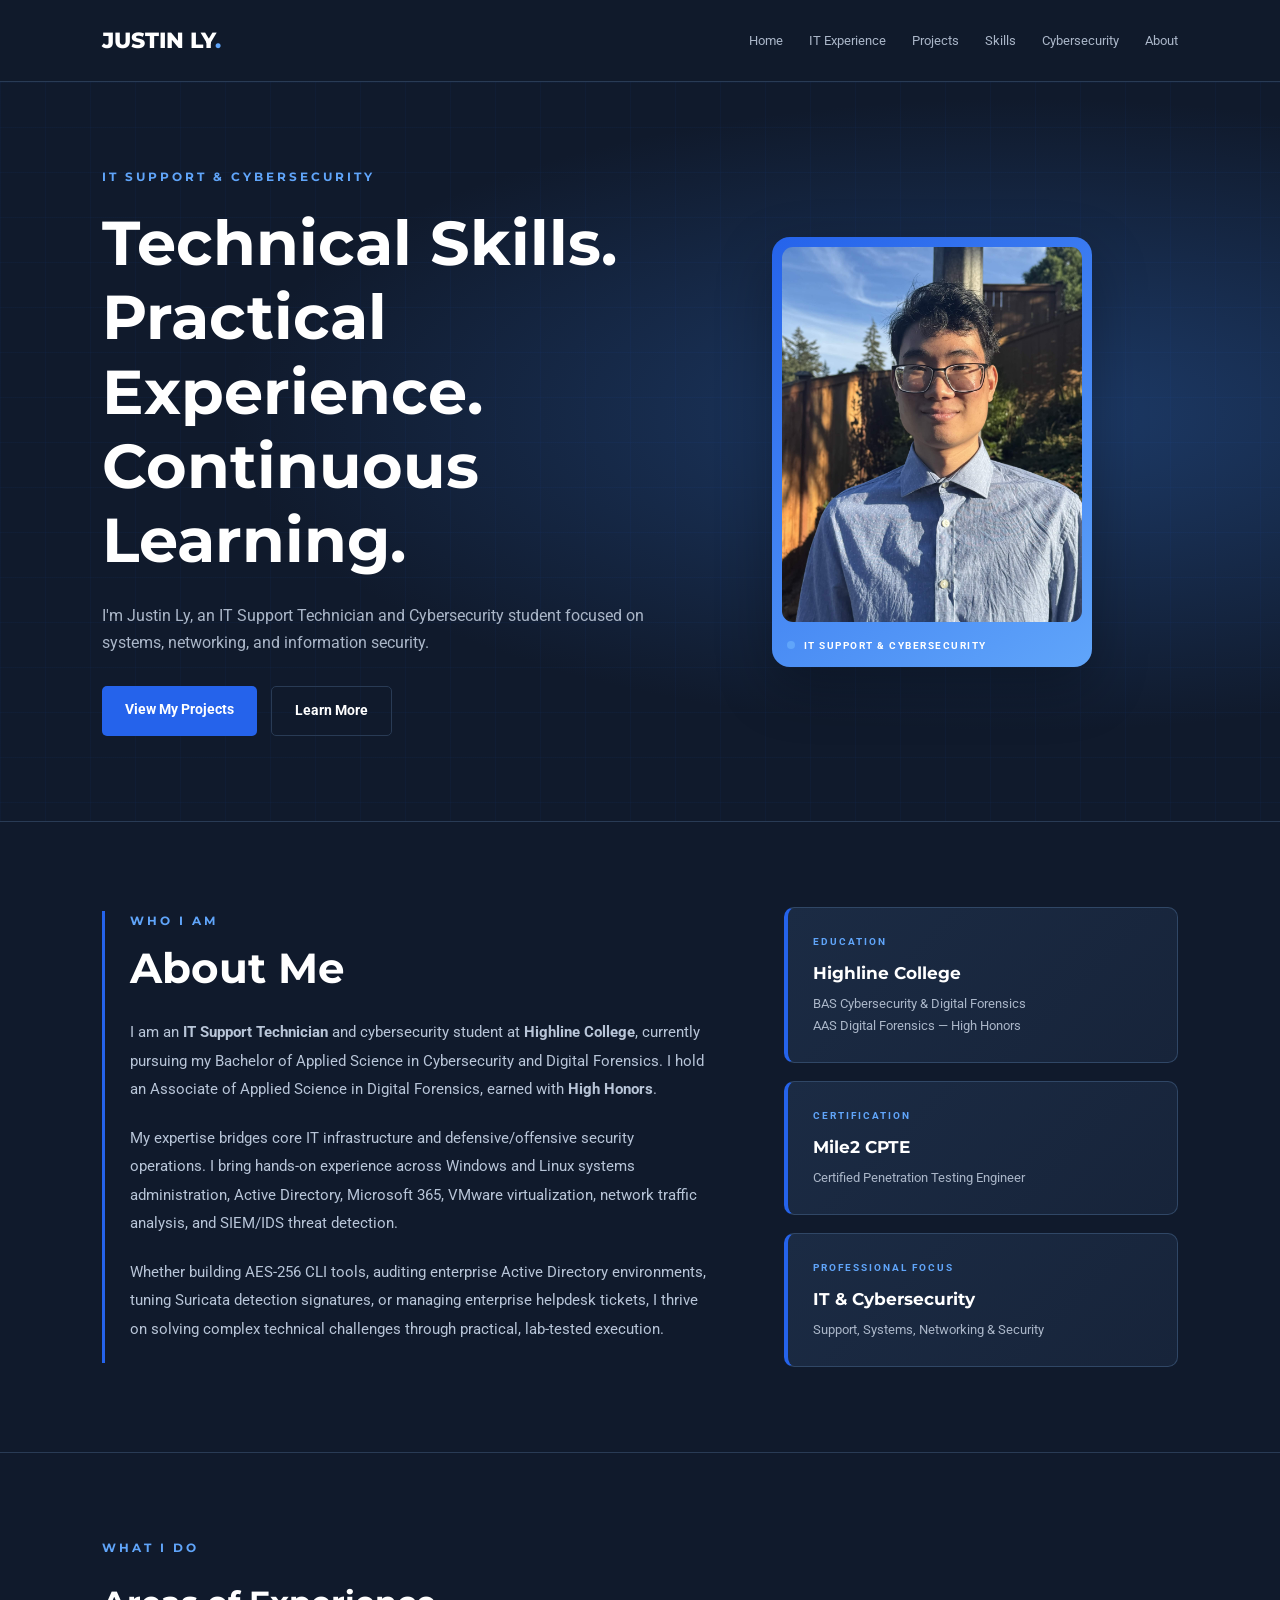
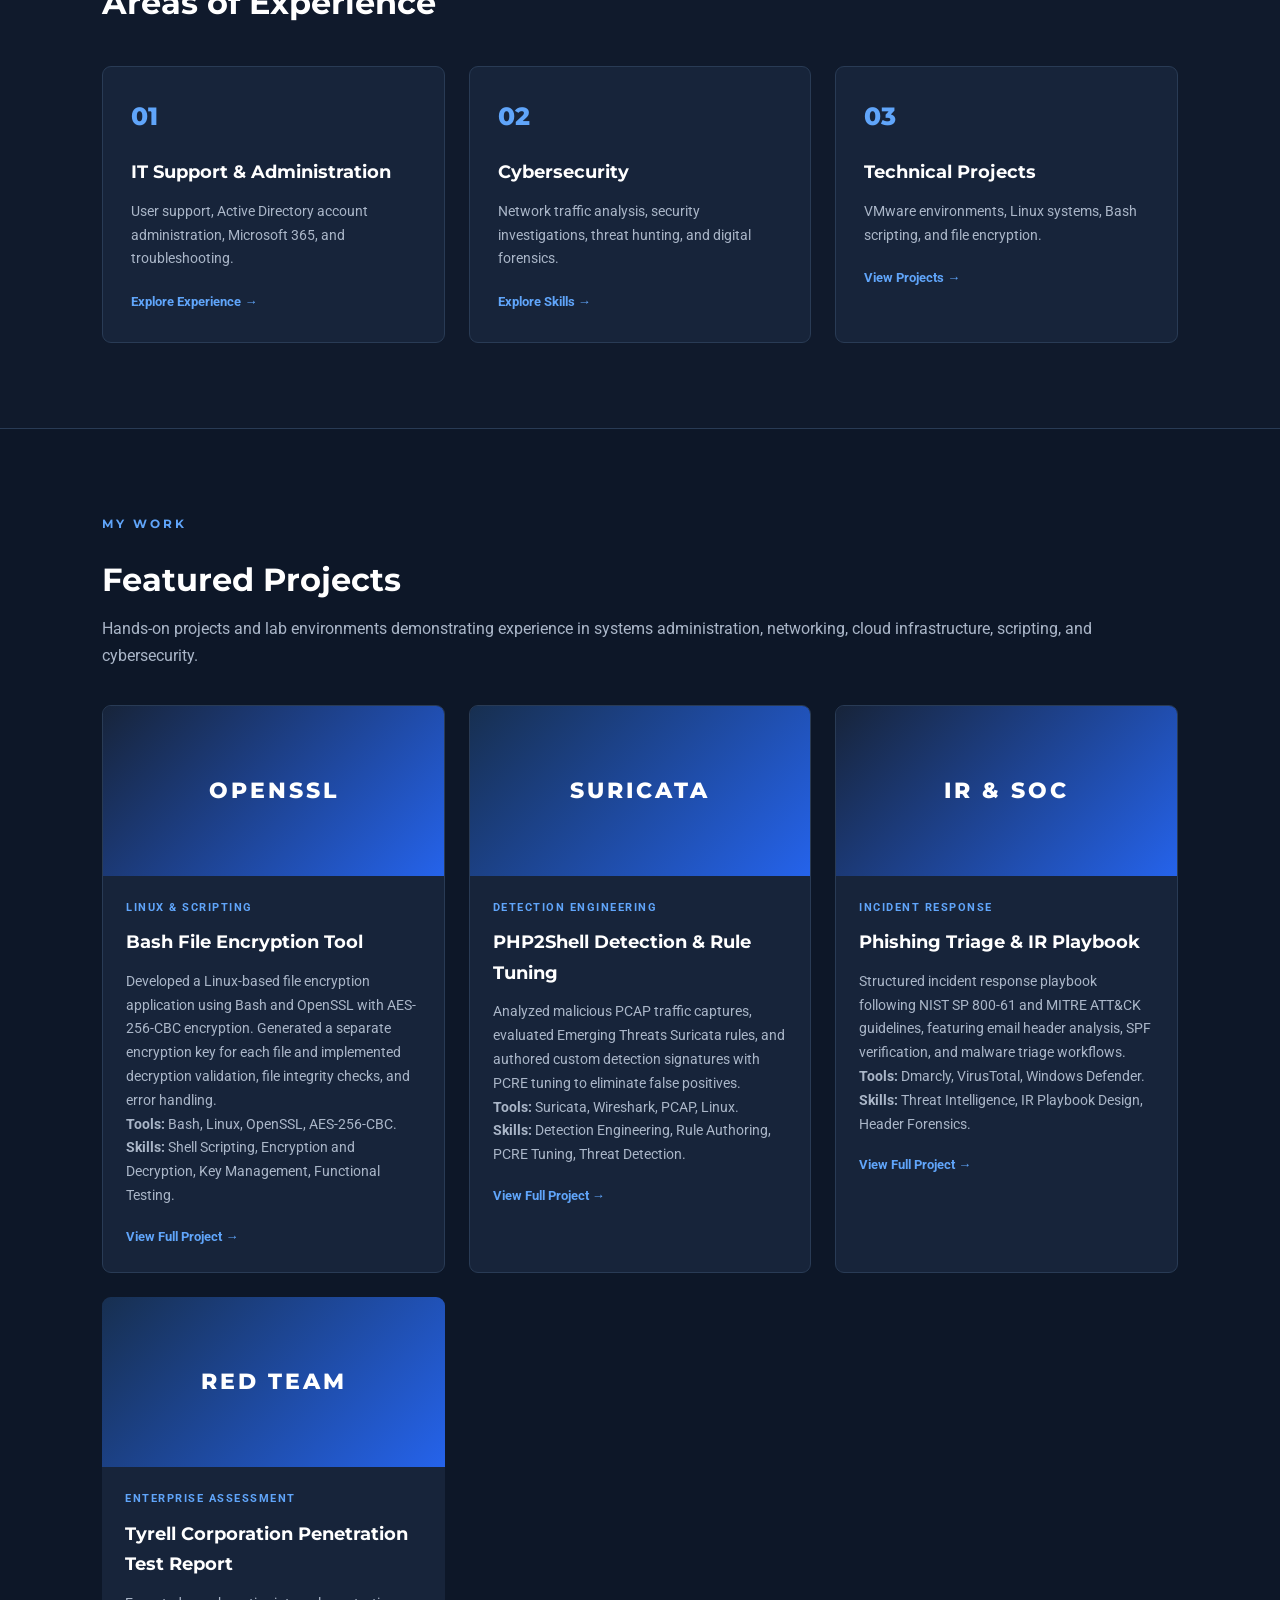
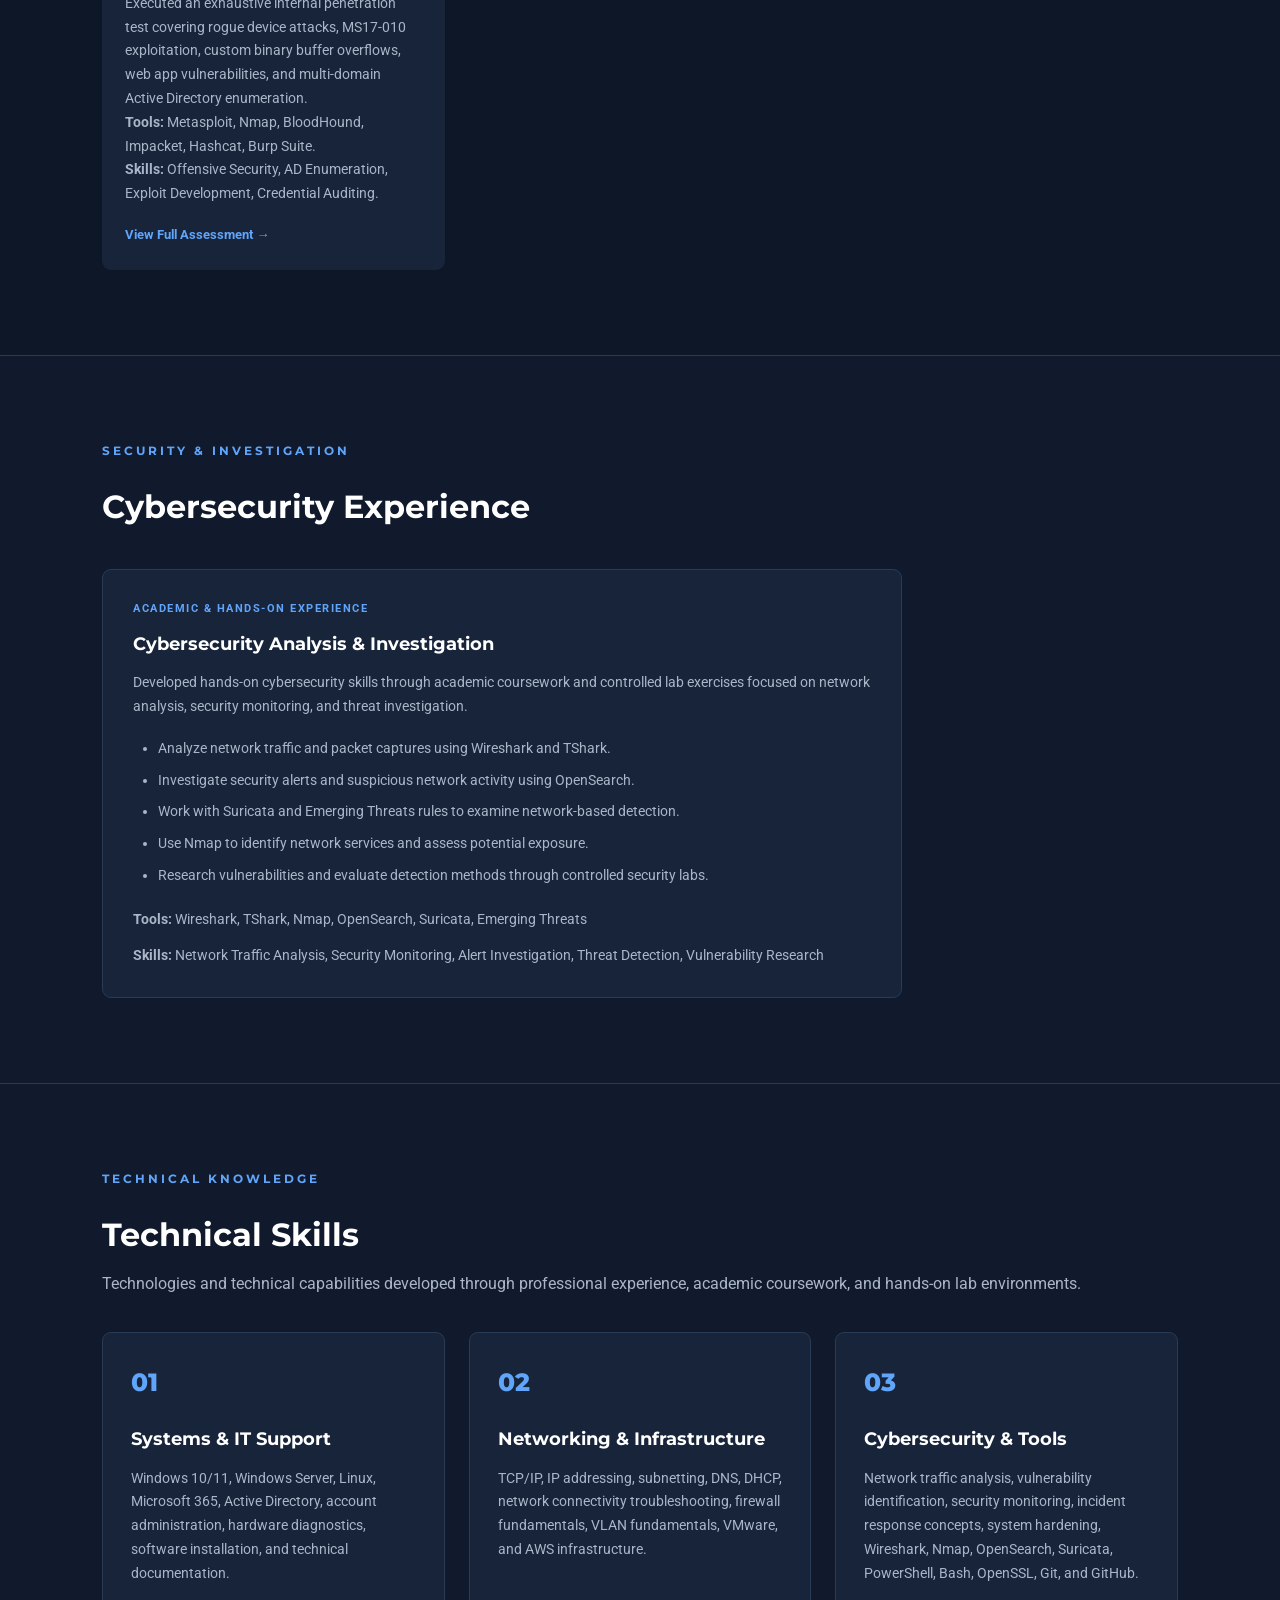
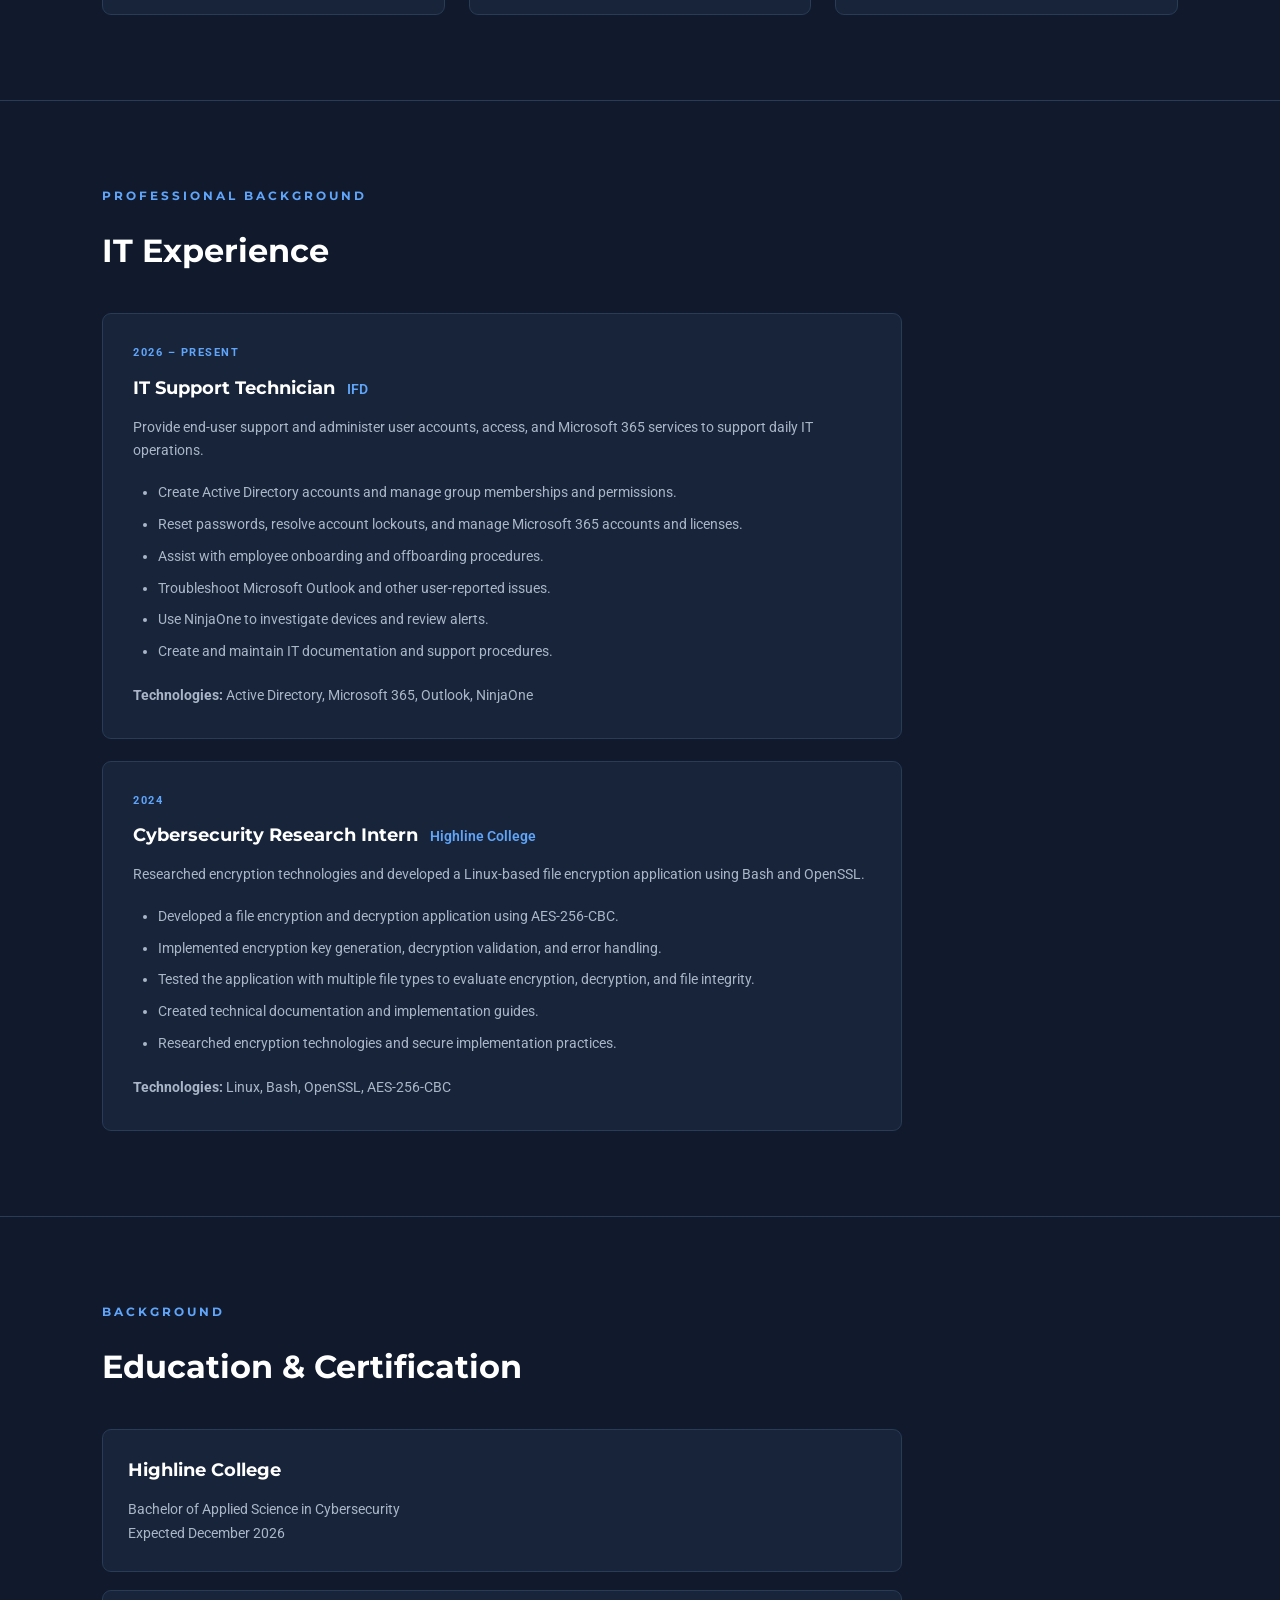
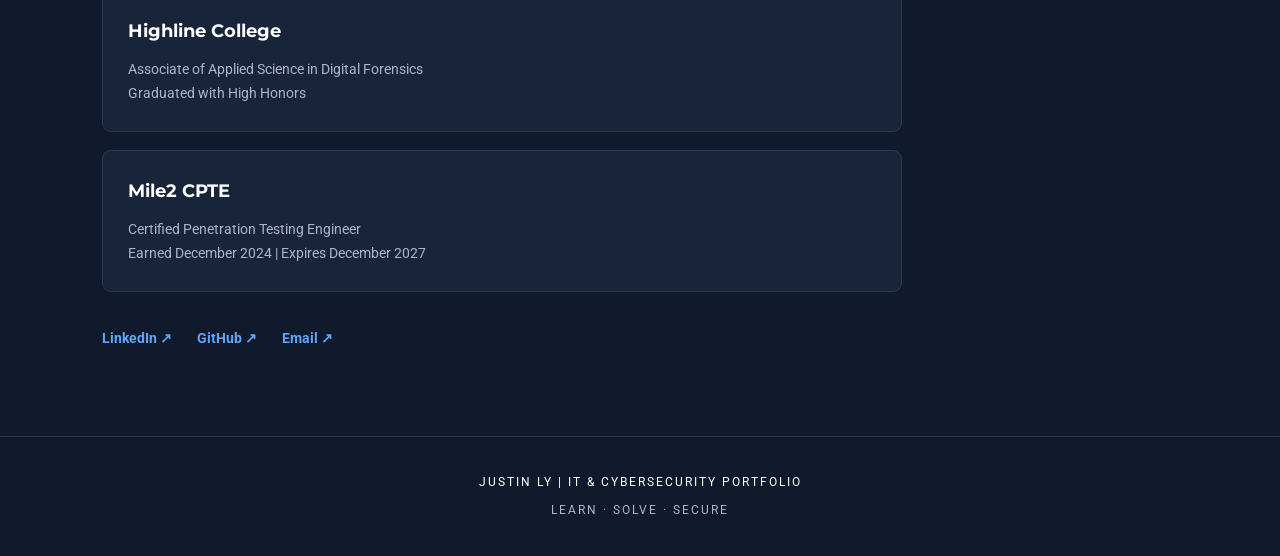
<file: index.html>
<!DOCTYPE html>
<html lang="en">
<head>
    <meta charset="UTF-8">
    <meta name="viewport" content="width=device-width, initial-scale=1.0">
    <title>Justin Ly | IT & Cybersecurity Portfolio</title>
    <link rel="stylesheet" href="style.css">
</head>

<body>

<header class="navbar">
    <a href="#home" class="logo">JUSTIN LY<span>.</span></a>

    <nav class="nav-links" aria-label="Main Navigation">
        <a href="#home">Home</a>
        <a href="#experience">IT Experience</a>
        <a href="#projects">Projects</a>
        <a href="#skills">Skills</a>
        <a href="#cybersecurity">Cybersecurity</a>
        <a href="#about">About</a>
    </nav>
</header>

<main>

<!-- HERO -->
<section class="hero" id="home">
    <div class="hero-content">
        <p class="eyebrow">IT SUPPORT & CYBERSECURITY</p>

        <h1>
            Technical Skills.<br>
            Practical Experience.<br>
            Continuous Learning.
        </h1>

        <p class="hero-description">
            I'm Justin Ly, an IT Support Technician and Cybersecurity
            student focused on systems, networking, and information security.
        </p>

        <div class="hero-buttons">
            <a href="#projects" class="button">View My Projects</a>
            <a href="#about" class="button secondary">Learn More</a>
        </div>
    </div>

    <div class="hero-side">
        <!-- PROFILE PHOTO -->
        <div class="hero-profile">
            <img src="images/Profile.jpg" alt="Portrait of Justin Ly">

            <div class="profile-caption">
                <span class="profile-status"></span>
                IT SUPPORT & CYBERSECURITY
            </div>
        </div>
    </div>
</section>

<!-- ABOUT SECTION -->
<section id="about" class="about-section">
    <div class="about-layout">
        <div class="about-description">
            <p class="eyebrow">WHO I AM</p>
            <h2>About Me</h2>
            
            <p>
                I am an <strong>IT Support Technician</strong> and cybersecurity student at <strong>Highline College</strong>, currently pursuing my Bachelor of Applied Science in Cybersecurity and Digital Forensics. I hold an Associate of Applied Science in Digital Forensics, earned with <strong>High Honors</strong>.
            </p>

            <p>
                My expertise bridges core IT infrastructure and defensive/offensive security operations. I bring hands-on experience across Windows and Linux systems administration, Active Directory, Microsoft 365, VMware virtualization, network traffic analysis, and SIEM/IDS threat detection.
            </p>

            <p>
                Whether building AES-256 CLI tools, auditing enterprise Active Directory environments, tuning Suricata detection signatures, or managing enterprise helpdesk tickets, I thrive on solving complex technical challenges through practical, lab-tested execution.
            </p>
        </div>

        <div class="about-details">
            <div class="detail-card">
                <span class="detail-label">EDUCATION</span>
                <h3>Highline College</h3>
                <p>BAS Cybersecurity & Digital Forensics</p>
                <p>AAS Digital Forensics — High Honors</p>
            </div>

            <div class="detail-card">
                <span class="detail-label">CERTIFICATION</span>
                <h3>Mile2 CPTE</h3>
                <p>Certified Penetration Testing Engineer</p>
            </div>

            <div class="detail-card">
                <span class="detail-label">PROFESSIONAL FOCUS</span>
                <h3>IT & Cybersecurity</h3>
                <p>Support, Systems, Networking & Security</p>
            </div>
        </div>
    </div>
</section>

<!-- HIGHLIGHTS -->
<section class="highlights section">
    <div class="section-heading">
        <p class="eyebrow">WHAT I DO</p>
        <h2>Areas of Experience</h2>
    </div>

    <div class="card-grid">
        <article class="info-card">
            <div class="card-icon">01</div>
            <h3>IT Support & Administration</h3>
            <p>
                User support, Active Directory account
                administration, Microsoft 365, and
                troubleshooting.
            </p>
            <a href="#experience">Explore Experience →</a>
        </article>

        <article class="info-card">
            <div class="card-icon">02</div>
            <h3>Cybersecurity</h3>
            <p>
                Network traffic analysis, security
                investigations, threat hunting, and
                digital forensics.
            </p>
            <a href="#cybersecurity">Explore Skills →</a>
        </article>

        <article class="info-card">
            <div class="card-icon">03</div>
            <h3>Technical Projects</h3>
            <p>
                VMware environments, Linux systems,
                Bash scripting, and file encryption.
            </p>
            <a href="#projects">View Projects →</a>
        </article>
    </div>
</section>

<!-- FEATURED PROJECTS -->
<section id="projects" class="projects-section">
    <div class="section-heading">
        <p class="eyebrow">MY WORK</p>
        <h2>Featured Projects</h2>
        <p class="section-description">
            Hands-on projects and lab environments demonstrating
            experience in systems administration, networking,
            cloud infrastructure, scripting, and cybersecurity.
        </p>
    </div>

    <div class="card-grid">

        <!-- PROJECT 1 -->
        <article class="project-card">
            <div class="project-visual visual-two">OPENSSL</div>
            <div class="project-content">
                <p class="project-category">LINUX & SCRIPTING</p>
                <h3>Bash File Encryption Tool</h3>
                <p>
                    Developed a Linux-based file encryption
                    application using Bash and OpenSSL with
                    AES-256-CBC encryption. Generated a separate
                    encryption key for each file and implemented
                    decryption validation, file integrity checks,
                    and error handling.
                </p>
                <p><strong>Tools:</strong> Bash, Linux, OpenSSL, AES-256-CBC.</p>
                <p><strong>Skills:</strong> Shell Scripting, Encryption and Decryption, Key Management, Functional Testing.</p>
                
                <a href="encryption-tool.html" class="project-link">View Full Project →</a>
            </div>
        </article>

        <!-- PROJECT 2 -->
        <article class="project-card">
            <div class="project-visual visual-one">SURICATA</div>
            <div class="project-content">
                <p class="project-category">DETECTION ENGINEERING</p>
                <h3>PHP2Shell Detection & Rule Tuning</h3>
                <p>
                    Analyzed malicious PCAP traffic captures, evaluated Emerging Threats Suricata rules, and authored custom detection signatures with PCRE tuning to eliminate false positives.
                </p>
                <p><strong>Tools:</strong> Suricata, Wireshark, PCAP, Linux.</p>
                <p><strong>Skills:</strong> Detection Engineering, Rule Authoring, PCRE Tuning, Threat Detection.</p>
                
                <a href="php2shell-detection-lab.html" class="project-link">View Full Project →</a>
            </div>
        </article>

        <!-- PROJECT 3 -->
        <article class="project-card">
            <div class="project-visual visual-two">IR & SOC</div>
            <div class="project-content">
                <p class="project-category">INCIDENT RESPONSE</p>
                <h3>Phishing Triage & IR Playbook</h3>
                <p>
                    Structured incident response playbook following NIST SP 800-61 and MITRE ATT&CK guidelines, featuring email header analysis, SPF verification, and malware triage workflows.
                </p>
                <p><strong>Tools:</strong> Dmarcly, VirusTotal, Windows Defender.</p>
                <p><strong>Skills:</strong> Threat Intelligence, IR Playbook Design, Header Forensics.</p>
                
                <a href="phishing-incident-response.html" class="project-link">View Full Project →</a>
            </div>
        </article>

        <!-- PROJECT 4 -->
        <article class="project-card" style="border: 2px solid var(--primary);">
            <div class="project-visual visual-one">RED TEAM</div>
            <div class="project-content">
                <p class="project-category">ENTERPRISE ASSESSMENT</p>
                <h3>Tyrell Corporation Penetration Test Report</h3>
                <p>
                    Executed an exhaustive internal penetration test covering rogue device attacks, MS17-010 exploitation, custom binary buffer overflows, web app vulnerabilities, and multi-domain Active Directory enumeration.
                </p>
                <p><strong>Tools:</strong> Metasploit, Nmap, BloodHound, Impacket, Hashcat, Burp Suite.</p>
                <p><strong>Skills:</strong> Offensive Security, AD Enumeration, Exploit Development, Credential Auditing.</p>
                
                <a href="tyrell-pentest-report.html" class="project-link">View Full Assessment →</a>
            </div>
        </article>

    </div>
</section>

<!-- CYBERSECURITY -->
<section id="cybersecurity" class="cyber-section">
    <div class="section-heading">
        <p class="eyebrow">SECURITY & INVESTIGATION</p>
        <h2>Cybersecurity Experience</h2>
    </div>

    <div class="experience-card">
        <p class="project-category">ACADEMIC & HANDS-ON EXPERIENCE</p>
        <h3>Cybersecurity Analysis & Investigation</h3>

        <p class="experience-summary">
            Developed hands-on cybersecurity skills through academic
            coursework and controlled lab exercises focused on network
            analysis, security monitoring, and threat investigation.
        </p>

        <ul class="experience-list">
            <li>Analyze network traffic and packet captures using Wireshark and TShark.</li>
            <li>Investigate security alerts and suspicious network activity using OpenSearch.</li>
            <li>Work with Suricata and Emerging Threats rules to examine network-based detection.</li>
            <li>Use Nmap to identify network services and assess potential exposure.</li>
            <li>Research vulnerabilities and evaluate detection methods through controlled security labs.</li>
        </ul>

        <p class="project-tools">
            <strong>Tools:</strong> Wireshark, TShark, Nmap, OpenSearch,
            Suricata, Emerging Threats
        </p>

        <p class="project-tools">
            <strong>Skills:</strong> Network Traffic Analysis, Security
            Monitoring, Alert Investigation, Threat Detection,
            Vulnerability Research
        </p>
    </div>
</section>

<!-- TECHNICAL SKILLS -->
<section id="skills" class="highlights">
    <div class="section-heading">
        <p class="eyebrow">TECHNICAL KNOWLEDGE</p>
        <h2>Technical Skills</h2>
        <p class="section-description">
            Technologies and technical capabilities developed
            through professional experience, academic coursework,
            and hands-on lab environments.
        </p>
    </div>

    <div class="card-grid">
        <article class="info-card">
            <div class="card-icon">01</div>
            <h3>Systems & IT Support</h3>
            <p>
                Windows 10/11, Windows Server, Linux,
                Microsoft 365, Active Directory, account
                administration, hardware diagnostics,
                software installation, and technical
                documentation.
            </p>
        </article>

        <article class="info-card">
            <div class="card-icon">02</div>
            <h3>Networking & Infrastructure</h3>
            <p>
                TCP/IP, IP addressing, subnetting, DNS,
                DHCP, network connectivity troubleshooting,
                firewall fundamentals, VLAN fundamentals,
                VMware, and AWS infrastructure.
            </p>
        </article>

        <article class="info-card">
            <div class="card-icon">03</div>
            <h3>Cybersecurity & Tools</h3>
            <p>
                Network traffic analysis, vulnerability
                identification, security monitoring,
                incident response concepts, system hardening,
                Wireshark, Nmap, OpenSearch, Suricata,
                PowerShell, Bash, OpenSSL, Git, and GitHub.
            </p>
        </article>
    </div>
</section>

<!-- IT EXPERIENCE -->
<section id="experience" class="experience-section">
    <div class="section-heading">
        <p class="eyebrow">PROFESSIONAL BACKGROUND</p>
        <h2>IT Experience</h2>
    </div>

    <!-- IFD -->
    <div class="experience-card">
        <p class="project-category">2026 – PRESENT</p>

        <div class="experience-heading">
            <h3>IT Support Technician</h3>
            <span class="company">IFD</span>
        </div>

        <p class="experience-summary">
            Provide end-user support and administer user accounts,
            access, and Microsoft 365 services to support daily IT operations.
        </p>

        <ul class="experience-list">
            <li>Create Active Directory accounts and manage group memberships and permissions.</li>
            <li>Reset passwords, resolve account lockouts, and manage Microsoft 365 accounts and licenses.</li>
            <li>Assist with employee onboarding and offboarding procedures.</li>
            <li>Troubleshoot Microsoft Outlook and other user-reported issues.</li>
            <li>Use NinjaOne to investigate devices and review alerts.</li>
            <li>Create and maintain IT documentation and support procedures.</li>
        </ul>

        <p class="project-tools">
            <strong>Technologies:</strong> Active Directory, Microsoft 365,
            Outlook, NinjaOne
        </p>
    </div>

    <!-- CYBERSECURITY RESEARCH INTERNSHIP -->
    <div class="experience-card">
        <p class="project-category">2024</p>

        <div class="experience-heading">
            <h3>Cybersecurity Research Intern</h3>
            <span class="company">Highline College</span>
        </div>

        <p class="experience-summary">
            Researched encryption technologies and developed a
            Linux-based file encryption application using Bash and OpenSSL.
        </p>

        <ul class="experience-list">
            <li>Developed a file encryption and decryption application using AES-256-CBC.</li>
            <li>Implemented encryption key generation, decryption validation, and error handling.</li>
            <li>Tested the application with multiple file types to evaluate encryption, decryption, and file integrity.</li>
            <li>Created technical documentation and implementation guides.</li>
            <li>Researched encryption technologies and secure implementation practices.</li>
        </ul>

        <p class="project-tools">
            <strong>Technologies:</strong> Linux, Bash, OpenSSL, AES-256-CBC
        </p>
    </div>
</section>

<!-- BACKGROUND / EDUCATION & CERTIFICATIONS -->
<section class="about-section">
    <div class="section-heading">
        <p class="eyebrow">BACKGROUND</p>
        <h2>Education & Certification</h2>
    </div>

    <div class="education-card">
        <h3>Highline College</h3>
        <p>Bachelor of Applied Science in Cybersecurity</p>
        <p class="muted">Expected December 2026</p>
    </div>

    <div class="education-card">
        <h3>Highline College</h3>
        <p>Associate of Applied Science in Digital Forensics</p>
        <p class="muted">Graduated with High Honors</p>
    </div>

    <div class="education-card">
        <h3>Mile2 CPTE</h3>
        <p>Certified Penetration Testing Engineer</p>
        <p class="muted">Earned December 2024 | Expires December 2027</p>
    </div>

    <div class="contact-links">
        <a href="https://www.linkedin.com/in/justinly293" target="_blank" rel="noopener noreferrer">LinkedIn ↗</a>
        <a href="https://github.com/Justin-L293" target="_blank" rel="noopener noreferrer">GitHub ↗</a>
        <a href="mailto:justin.ly.tech@gmail.com">Email ↗</a>
    </div>
</section>

</main>

<footer>
    <p>JUSTIN LY | IT & CYBERSECURITY PORTFOLIO</p>
    <p class="muted">LEARN · SOLVE · SECURE</p>
</footer>

</body>
</html>
</file>
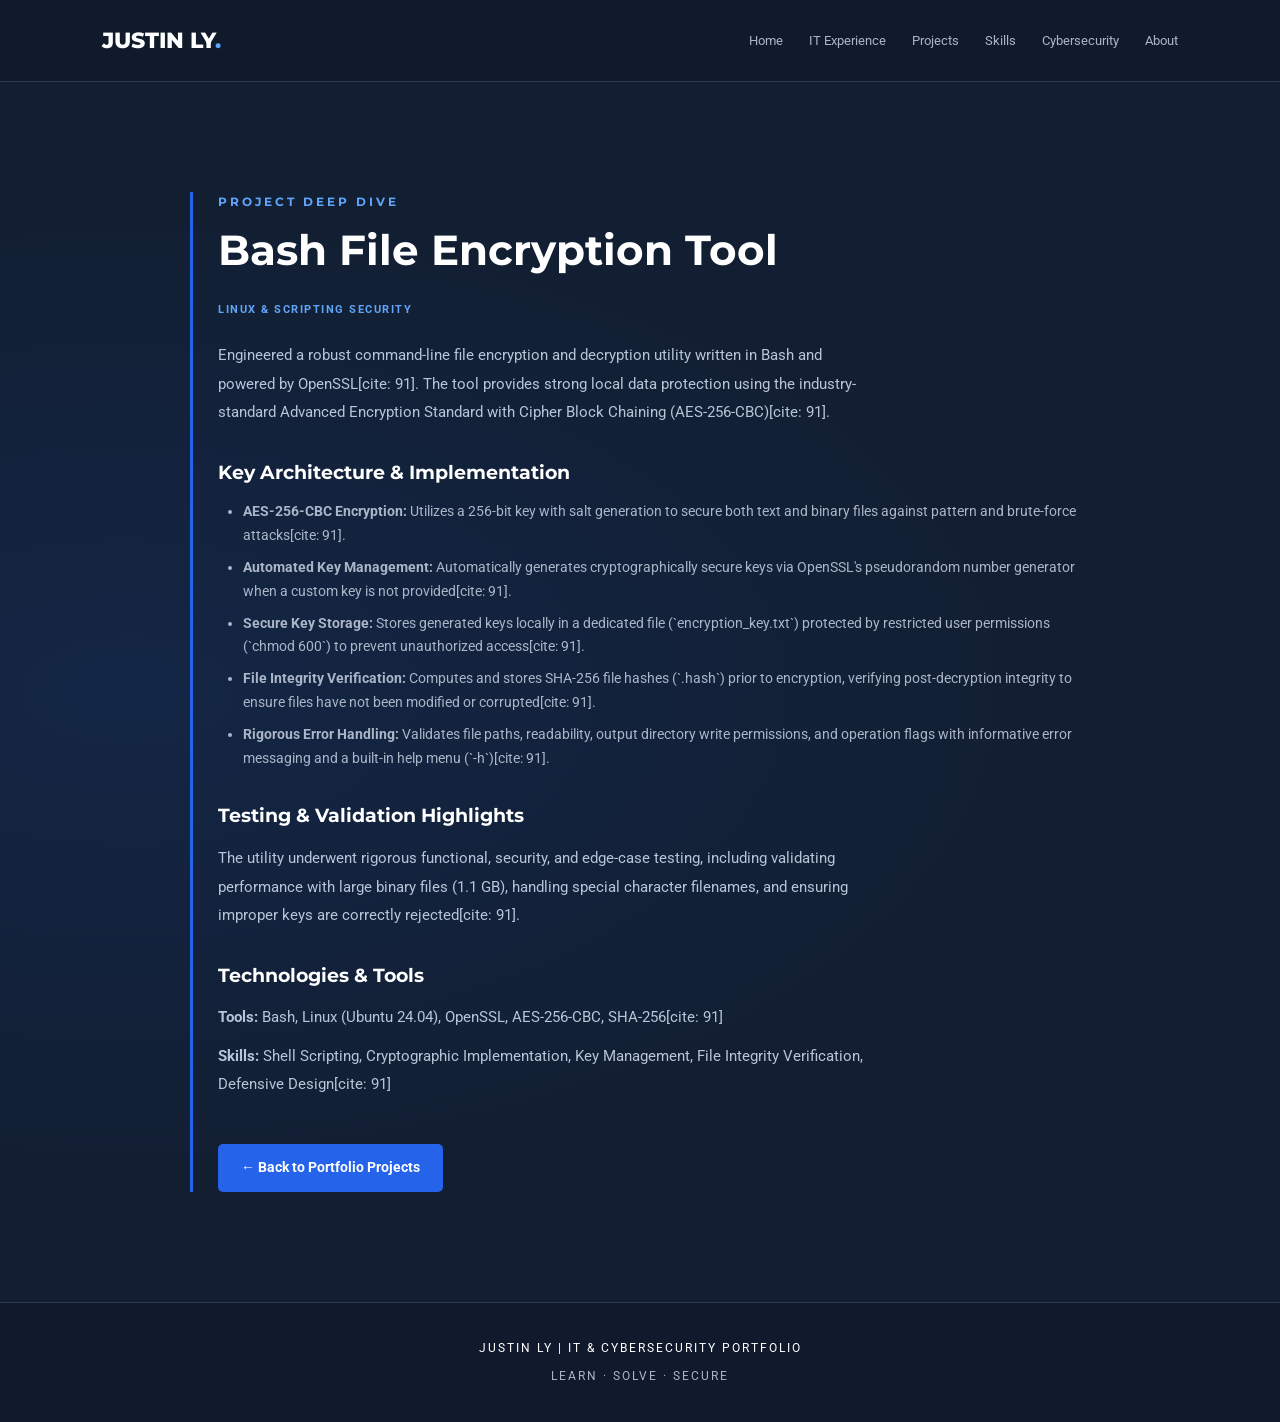
<file: bash-encryption.html>
<!DOCTYPE html>
<html lang="en">
<head>
    <meta charset="UTF-8">
    <meta name="viewport" content="width=device-width, initial-scale=1.0">
    <title>Bash File Encryption Tool | Justin Ly Portfolio</title>
    <link rel="stylesheet" href="style.css">
</head>

<body>

<header class="navbar">
    <a href="index.html#home" class="logo">JUSTIN LY<span>.</span></a>

    <nav class="nav-links" aria-label="Main Navigation">
        <a href="index.html#home">Home</a>
        <a href="index.html#experience">IT Experience</a>
        <a href="index.html#projects">Projects</a>
        <a href="index.html#skills">Skills</a>
        <a href="index.html#cybersecurity">Cybersecurity</a>
        <a href="index.html#about">About</a>
    </nav>
</header>

<main>

<!-- PROJECT DETAILS SECTION -->
<section class="intro-section">
    <div class="about-layout" style="grid-template-columns: 1fr;">
        <div class="about-description" style="max-width: 900px; margin: auto;">
            <p class="eyebrow">PROJECT DEEP DIVE</p>
            <h2>Bash File Encryption Tool</h2>
            
            <p class="project-category" style="margin-bottom: 20px;">LINUX & SCRIPTING SECURITY</p>

            <p>
                Engineered a robust command-line file encryption and decryption utility written in Bash and powered by OpenSSL[cite: 91]. The tool provides strong local data protection using the industry-standard Advanced Encryption Standard with Cipher Block Chaining (AES-256-CBC)[cite: 91].
            </p>

            <h3 style="margin-top: 30px; margin-bottom: 12px; font-family: 'Montserrat', sans-serif;">Key Architecture & Implementation</h3>
            <ul class="experience-list">
                <li><strong>AES-256-CBC Encryption:</strong> Utilizes a 256-bit key with salt generation to secure both text and binary files against pattern and brute-force attacks[cite: 91].</li>
                <li><strong>Automated Key Management:</strong> Automatically generates cryptographically secure keys via OpenSSL's pseudorandom number generator when a custom key is not provided[cite: 91].</li>
                <li><strong>Secure Key Storage:</strong> Stores generated keys locally in a dedicated file (`encryption_key.txt`) protected by restricted user permissions (`chmod 600`) to prevent unauthorized access[cite: 91].</li>
                <li><strong>File Integrity Verification:</strong> Computes and stores SHA-256 file hashes (`.hash`) prior to encryption, verifying post-decryption integrity to ensure files have not been modified or corrupted[cite: 91].</li>
                <li><strong>Rigorous Error Handling:</strong> Validates file paths, readability, output directory write permissions, and operation flags with informative error messaging and a built-in help menu (`-h`)[cite: 91].</li>
            </ul>

            <h3 style="margin-top: 30px; margin-bottom: 12px; font-family: 'Montserrat', sans-serif;">Testing & Validation Highlights</h3>
            <p class="muted" style="margin-bottom: 15px;">
                The utility underwent rigorous functional, security, and edge-case testing, including validating performance with large binary files (1.1 GB), handling special character filenames, and ensuring improper keys are correctly rejected[cite: 91].
            </p>

            <h3 style="margin-top: 30px; margin-bottom: 12px; font-family: 'Montserrat', sans-serif;">Technologies & Tools</h3>
            <p class="muted" style="margin-bottom: 10px;">
                <strong>Tools:</strong> Bash, Linux (Ubuntu 24.04), OpenSSL, AES-256-CBC, SHA-256[cite: 91]
            </p>
            <p class="muted">
                <strong>Skills:</strong> Shell Scripting, Cryptographic Implementation, Key Management, File Integrity Verification, Defensive Design[cite: 91]
            </p>

            <div style="margin-top: 45px;">
                <a href="index.html#projects" class="button">← Back to Portfolio Projects</a>
            </div>
        </div>
    </div>
</section>

</main>

<footer>
    <p>JUSTIN LY | IT & CYBERSECURITY PORTFOLIO</p>
    <p class="muted">LEARN · SOLVE · SECURE</p>
</footer>

</body>
</html>
</file>
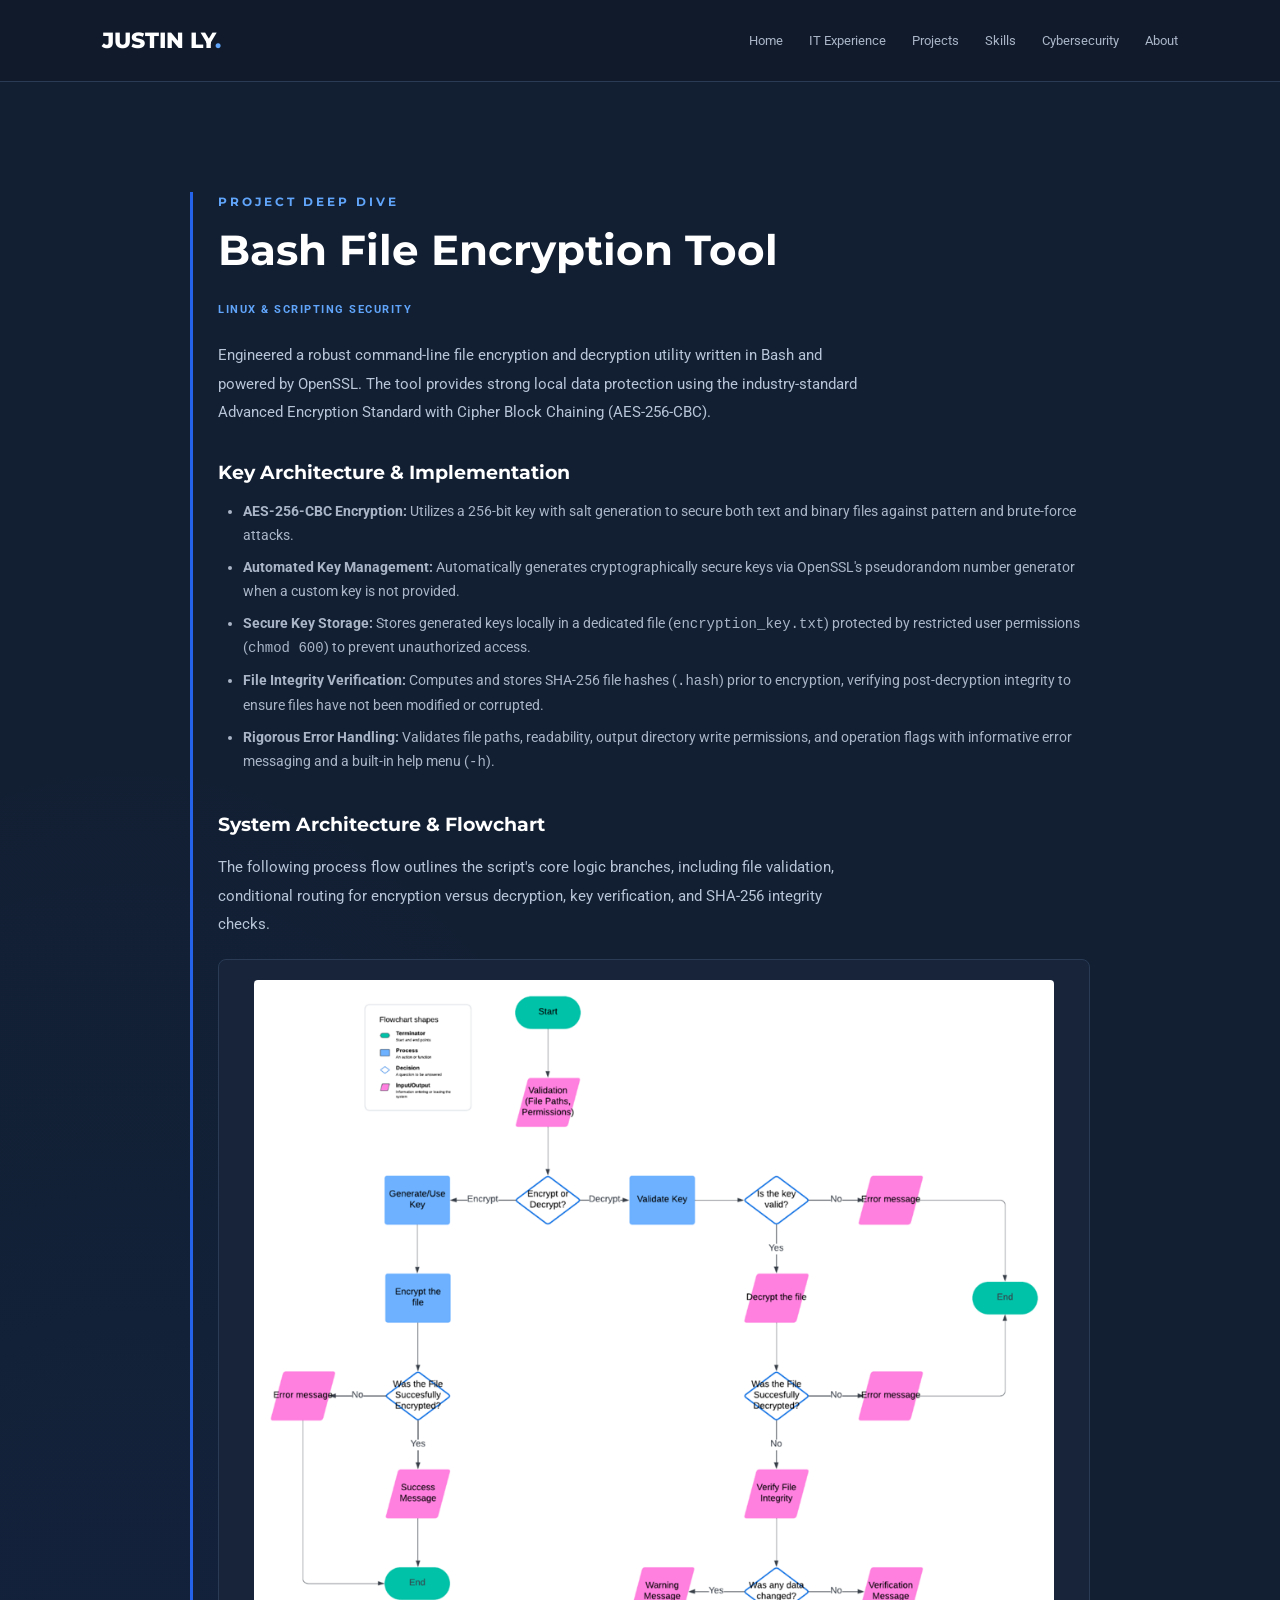
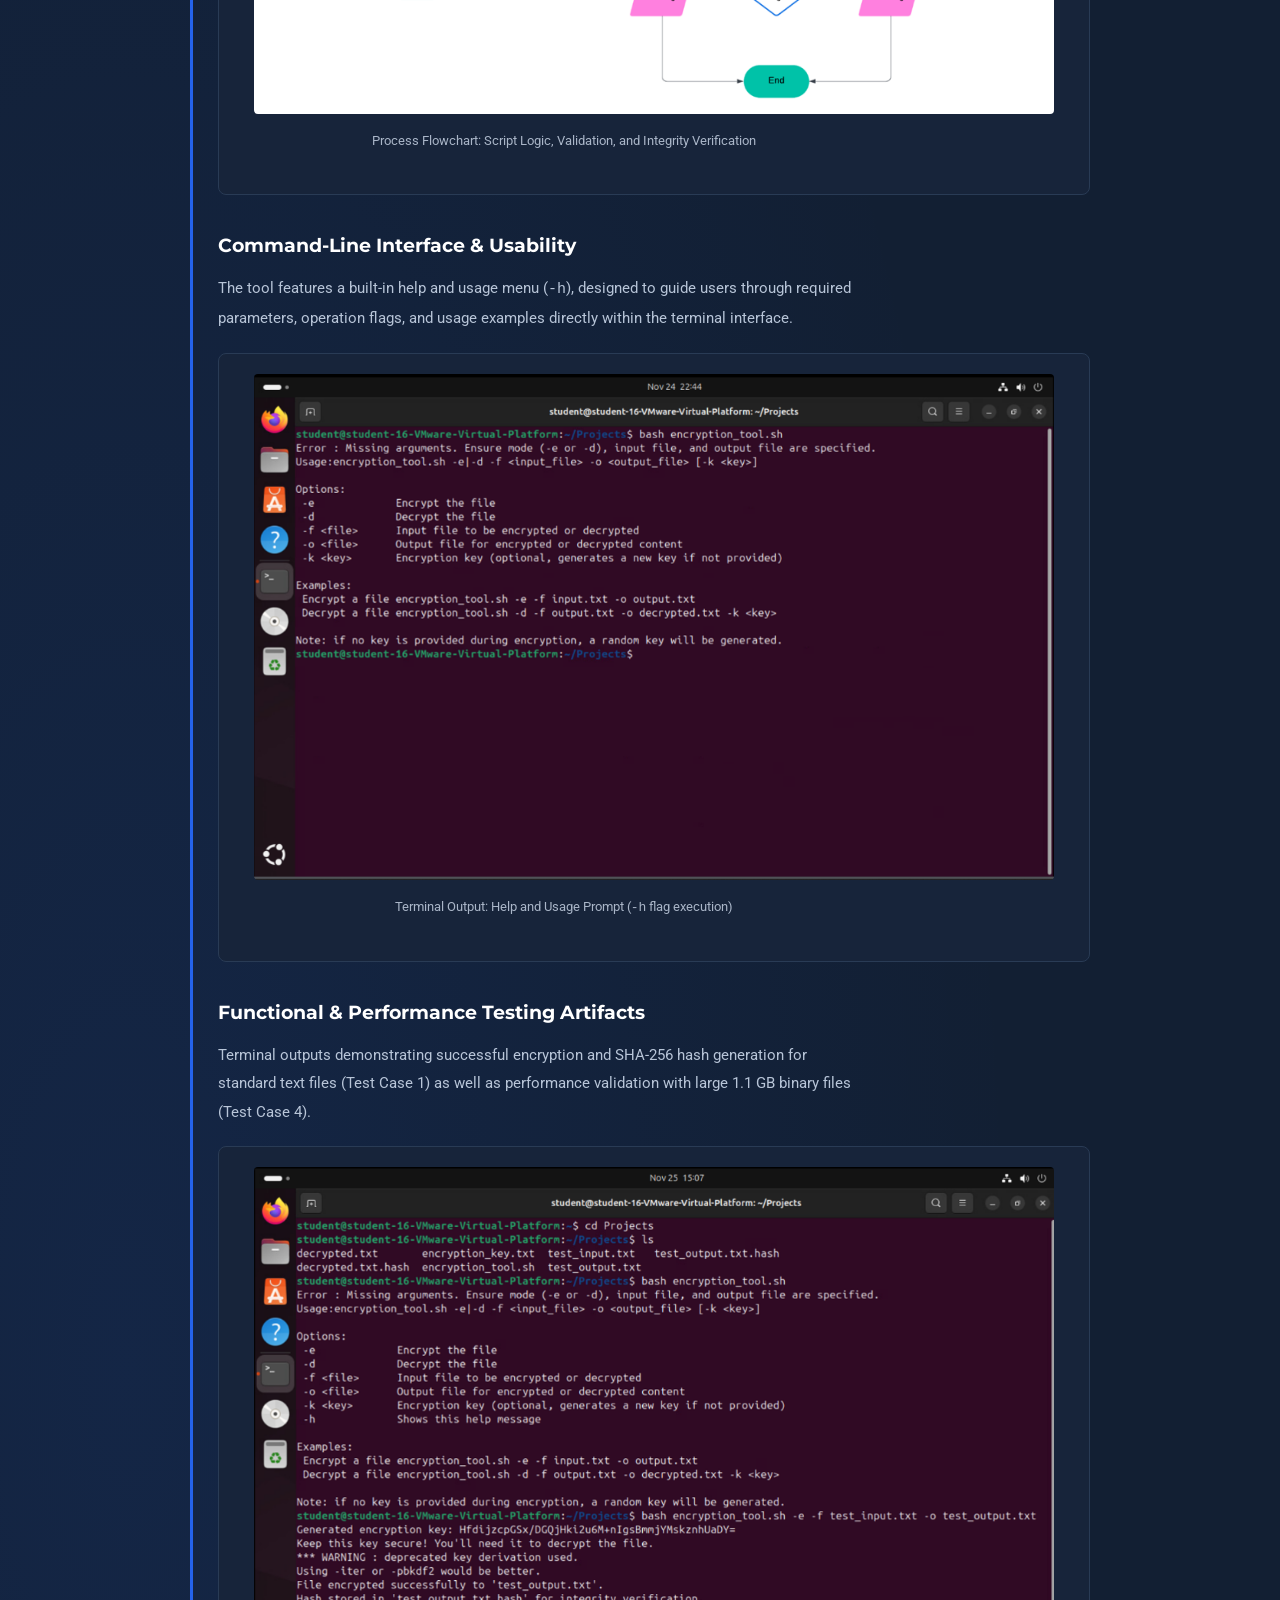
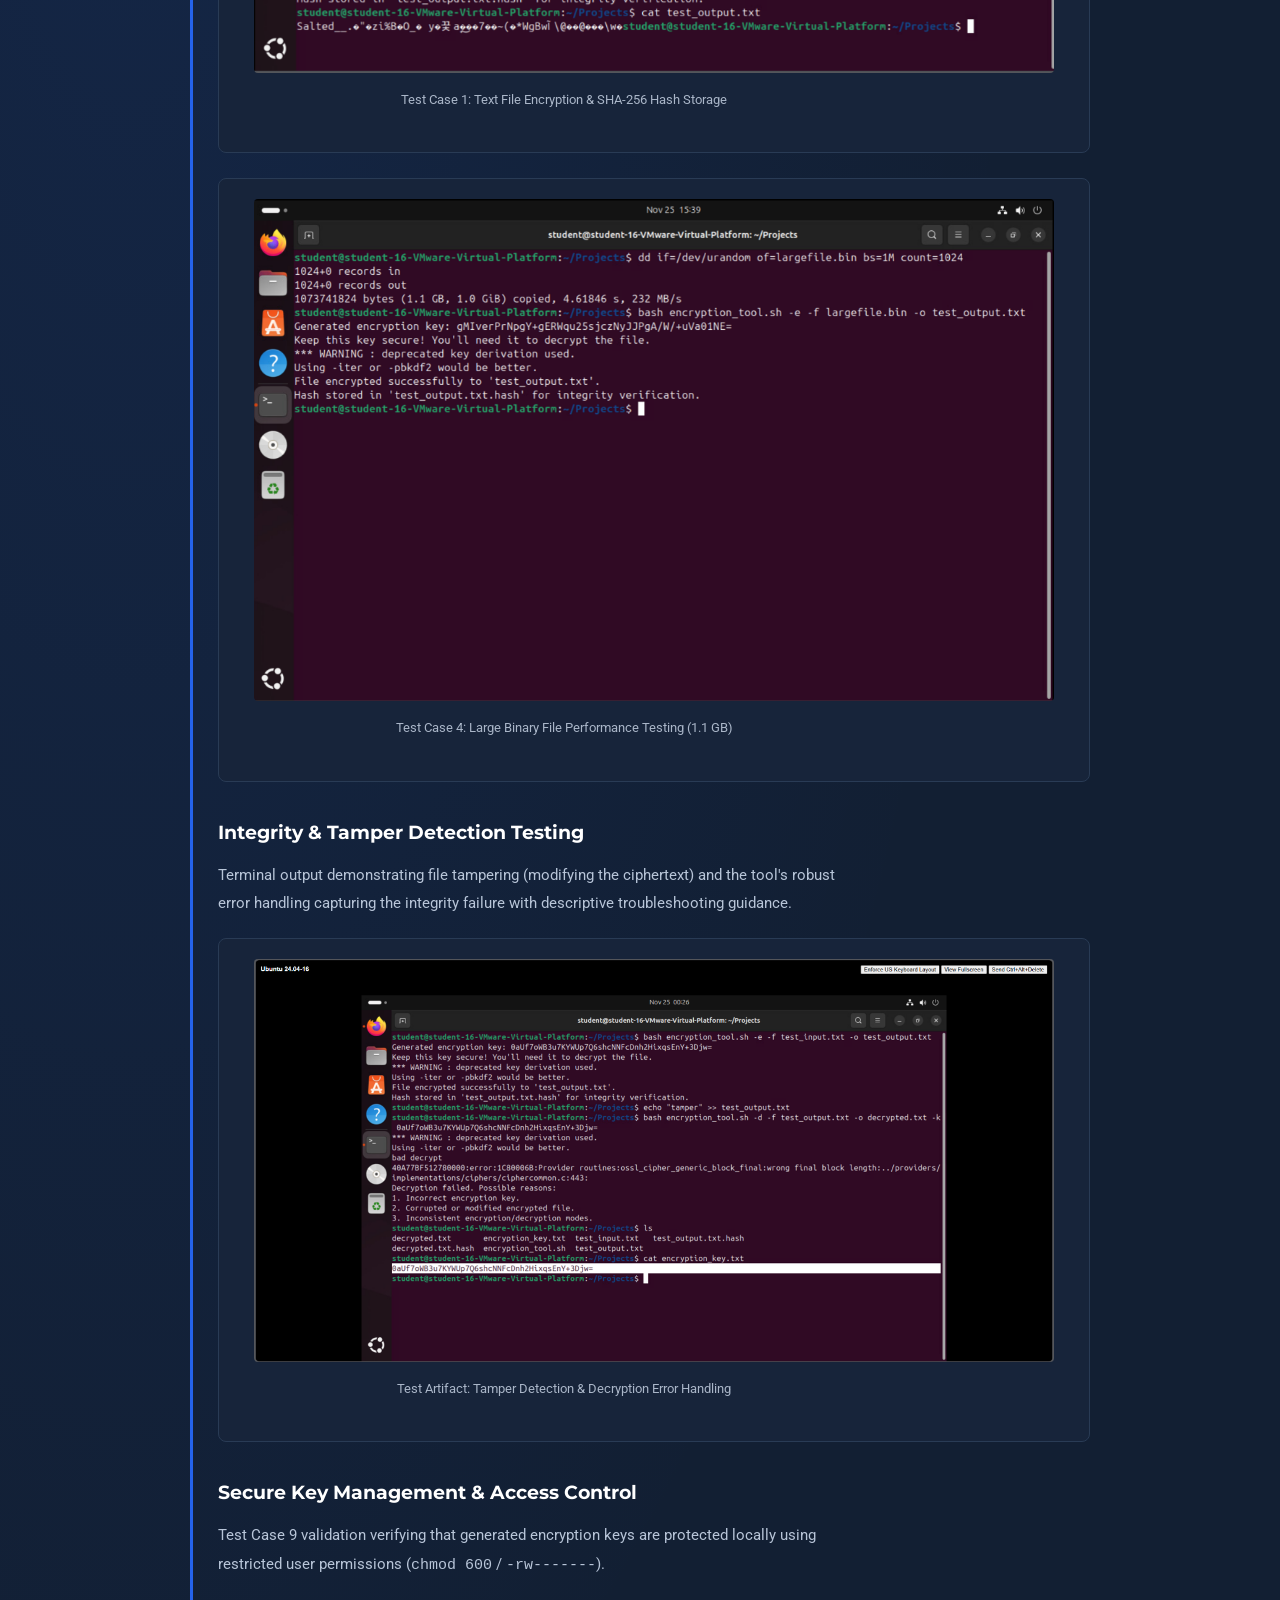
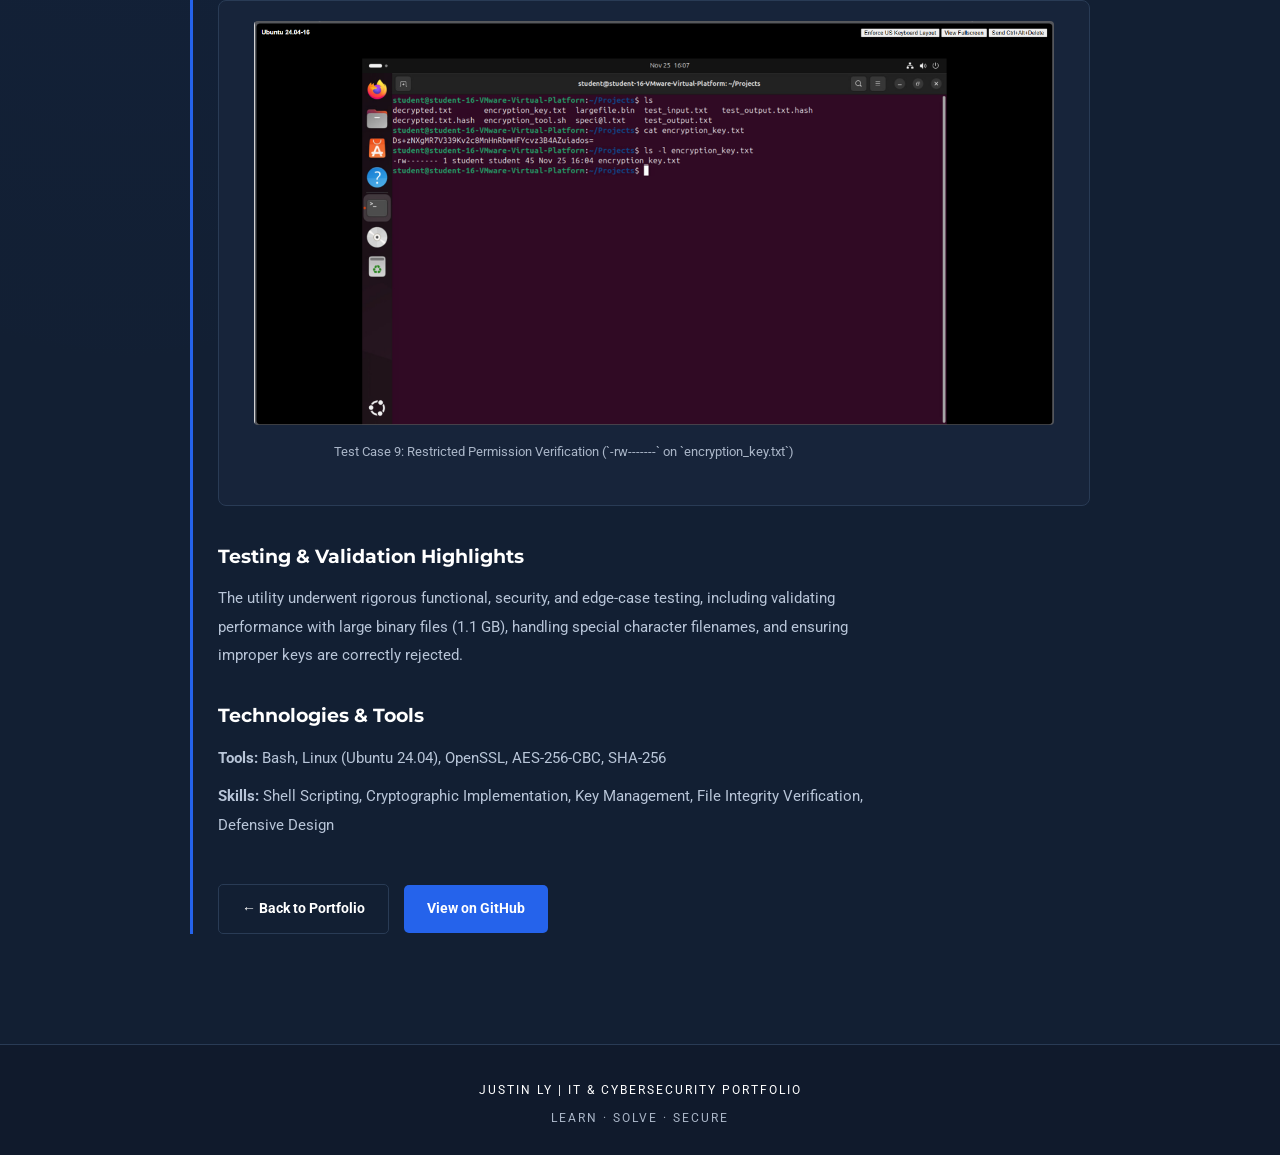
<file: encryption-tool.html>
<!DOCTYPE html>
<html lang="en">
<head>
    <meta charset="UTF-8">
    <meta name="viewport" content="width=device-width, initial-scale=1.0">
    <title>Bash File Encryption Tool | Justin Ly Portfolio</title>
    <link rel="stylesheet" href="style.css">
</head>

<body>

<header class="navbar">
    <a href="index.html#home" class="logo">JUSTIN LY<span>.</span></a>

    <nav class="nav-links" aria-label="Main Navigation">
        <a href="index.html#home">Home</a>
        <a href="index.html#experience">IT Experience</a>
        <a href="index.html#projects">Projects</a>
        <a href="index.html#skills">Skills</a>
        <a href="index.html#cybersecurity">Cybersecurity</a>
        <a href="index.html#about">About</a>
    </nav>
</header>

<main>

<!-- PROJECT DETAILS SECTION -->
<section class="intro-section">
    <div class="about-layout" style="grid-template-columns: 1fr;">
        <div class="about-description" style="max-width: 900px; margin: auto;">
            <p class="eyebrow">PROJECT DEEP DIVE</p>
            <h2>Bash File Encryption Tool</h2>
            
            <p class="project-category" style="margin-bottom: 20px;">LINUX & SCRIPTING SECURITY</p>

            <p>
                Engineered a robust command-line file encryption and decryption utility written in Bash and powered by OpenSSL. The tool provides strong local data protection using the industry-standard Advanced Encryption Standard with Cipher Block Chaining (AES-256-CBC).
            </p>

            <h3 style="margin-top: 30px; margin-bottom: 12px; font-family: 'Montserrat', sans-serif;">Key Architecture & Implementation</h3>
            <ul class="experience-list">
                <li><strong>AES-256-CBC Encryption:</strong> Utilizes a 256-bit key with salt generation to secure both text and binary files against pattern and brute-force attacks.</li>
                <li><strong>Automated Key Management:</strong> Automatically generates cryptographically secure keys via OpenSSL's pseudorandom number generator when a custom key is not provided.</li>
                <li><strong>Secure Key Storage:</strong> Stores generated keys locally in a dedicated file (<code>encryption_key.txt</code>) protected by restricted user permissions (<code>chmod 600</code>) to prevent unauthorized access.</li>
                <li><strong>File Integrity Verification:</strong> Computes and stores SHA-256 file hashes (<code>.hash</code>) prior to encryption, verifying post-decryption integrity to ensure files have not been modified or corrupted.</li>
                <li><strong>Rigorous Error Handling:</strong> Validates file paths, readability, output directory write permissions, and operation flags with informative error messaging and a built-in help menu (<code>-h</code>).</li>
            </ul>

            <h3 style="margin-top: 35px; margin-bottom: 12px; font-family: 'Montserrat', sans-serif;">System Architecture & Flowchart</h3>
            <p class="muted" style="margin-bottom: 20px;">
                The following process flow outlines the script's core logic branches, including file validation, conditional routing for encryption versus decryption, key verification, and SHA-256 integrity checks.
            </p>
            
            <!-- FLOWCHART CONTAINER -->
            <div style="background: var(--surface); border: 1px solid var(--border); border-radius: 8px; overflow: hidden; padding: 20px; margin-bottom: 35px; text-align: center;">
                <img src="images/encryption-flowchart-colored.png" alt="Bash Encryption Tool Process Flowchart" style="width: 100%; max-width: 800px; border-radius: 4px; display: block; margin: 0 auto 15px auto;">
                <p style="font-size: 13px; color: var(--muted);">Process Flowchart: Script Logic, Validation, and Integrity Verification</p>
            </div>

            <h3 style="margin-top: 35px; margin-bottom: 12px; font-family: 'Montserrat', sans-serif;">Command-Line Interface & Usability</h3>
            <p class="muted" style="margin-bottom: 20px;">
                The tool features a built-in help and usage menu (<code>-h</code>), designed to guide users through required parameters, operation flags, and usage examples directly within the terminal interface.
            </p>

            <!-- HELP PROMPT CONTAINER -->
            <div style="background: var(--surface); border: 1px solid var(--border); border-radius: 8px; overflow: hidden; padding: 20px; margin-bottom: 35px; text-align: center;">
                <img src="images/Help-and-Usage.png" alt="Bash Encryption Tool Help and Usage Prompt" style="width: 100%; max-width: 800px; border-radius: 4px; display: block; margin: 0 auto 15px auto;">
                <p style="font-size: 13px; color: var(--muted);">Terminal Output: Help and Usage Prompt (<code>-h</code> flag execution)</p>
            </div>

            <h3 style="margin-top: 35px; margin-bottom: 12px; font-family: 'Montserrat', sans-serif;">Functional & Performance Testing Artifacts</h3>
            <p class="muted" style="margin-bottom: 20px;">
                Terminal outputs demonstrating successful encryption and SHA-256 hash generation for standard text files (Test Case 1) as well as performance validation with large 1.1 GB binary files (Test Case 4).
            </p>
            
            <!-- TEST CASE 1 CONTAINER -->
            <div style="background: var(--surface); border: 1px solid var(--border); border-radius: 8px; overflow: hidden; padding: 20px; margin-bottom: 25px; text-align: center;">
                <img src="images/Test-Case-1.png" alt="Test Case 1: Text File Encryption and Hash Storage" style="width: 100%; max-width: 800px; border-radius: 4px; display: block; margin: 0 auto 15px auto;">
                <p style="font-size: 13px; color: var(--muted);">Test Case 1: Text File Encryption & SHA-256 Hash Storage</p>
            </div>

            <!-- TEST CASE 4 CONTAINER -->
            <div style="background: var(--surface); border: 1px solid var(--border); border-radius: 8px; overflow: hidden; padding: 20px; margin-bottom: 35px; text-align: center;">
                <img src="images/Test-Case-4.png" alt="Test Case 4: Large Binary File Encryption" style="width: 100%; max-width: 800px; border-radius: 4px; display: block; margin: 0 auto 15px auto;">
                <p style="font-size: 13px; color: var(--muted);">Test Case 4: Large Binary File Performance Testing (1.1 GB)</p>
            </div>

            <!-- TAMPER & ERROR HANDLING (Secure-Key-Storage.png) -->
            <h3 style="margin-top: 35px; margin-bottom: 12px; font-family: 'Montserrat', sans-serif;">Integrity & Tamper Detection Testing</h3>
            <p class="muted" style="margin-bottom: 20px;">
                Terminal output demonstrating file tampering (modifying the ciphertext) and the tool's robust error handling capturing the integrity failure with descriptive troubleshooting guidance.
            </p>
            <div style="background: var(--surface); border: 1px solid var(--border); border-radius: 8px; overflow: hidden; padding: 20px; margin-bottom: 35px; text-align: center;">
                <img src="images/Secure-Key-Storage.png" alt="Tamper Detection and Error Handling Output" style="width: 100%; max-width: 800px; border-radius: 4px; display: block; margin: 0 auto 15px auto;">
                <p style="font-size: 13px; color: var(--muted);">Test Artifact: Tamper Detection & Decryption Error Handling</p>
            </div>

            <!-- KEY PERMISSIONS (Test-Case-9.png) -->
            <h3 style="margin-top: 35px; margin-bottom: 12px; font-family: 'Montserrat', sans-serif;">Secure Key Management & Access Control</h3>
            <p class="muted" style="margin-bottom: 20px;">
                Test Case 9 validation verifying that generated encryption keys are protected locally using restricted user permissions (<code>chmod 600</code> / <code>-rw-------</code>).
            </p>
            <div style="background: var(--surface); border: 1px solid var(--border); border-radius: 8px; overflow: hidden; padding: 20px; margin-bottom: 35px; text-align: center;">
                <img src="images/Test-Case-9.png" alt="Test Case 9: Secure Key Permissions Verification" style="width: 100%; max-width: 800px; border-radius: 4px; display: block; margin: 0 auto 15px auto;">
                <p style="font-size: 13px; color: var(--muted);">Test Case 9: Restricted Permission Verification (`-rw-------` on `encryption_key.txt`)</p>
            </div>
            
            <h3 style="margin-top: 30px; margin-bottom: 12px; font-family: 'Montserrat', sans-serif;">Testing & Validation Highlights</h3>
            <p class="muted" style="margin-bottom: 15px;">
                The utility underwent rigorous functional, security, and edge-case testing, including validating performance with large binary files (1.1 GB), handling special character filenames, and ensuring improper keys are correctly rejected.
            </p>

            <h3 style="margin-top: 30px; margin-bottom: 12px; font-family: 'Montserrat', sans-serif;">Technologies & Tools</h3>
            <p class="muted" style="margin-bottom: 10px;">
                <strong>Tools:</strong> Bash, Linux (Ubuntu 24.04), OpenSSL, AES-256-CBC, SHA-256
            </p>
            <p class="muted">
                <strong>Skills:</strong> Shell Scripting, Cryptographic Implementation, Key Management, File Integrity Verification, Defensive Design
            </p>

            <div style="margin-top: 45px; display: flex; gap: 15px; flex-wrap: wrap; align-items: center;">
                            <a href="index.html#projects" class="button secondary" style="background: transparent; border: 1px solid var(--border); color: white; padding: 12px 23px; border-radius: 5px; text-decoration: none; font-weight: 700; font-size: 14px;">← Back to Portfolio</a>
                            <a href="https://github.com/Justin-L293/file-encryption-tool" target="_blank" class="button" style="background: var(--accent); color: white; padding: 12px 23px; border-radius: 5px; text-decoration: none; font-weight: 700; font-size: 14px;">View on GitHub</a>
                        </div>
                    </div>
                </div>
            </section>
            
            </main>

<footer>
    <p>JUSTIN LY | IT & CYBERSECURITY PORTFOLIO</p>
    <p class="muted">LEARN · SOLVE · SECURE</p>
</footer>

</body>
</html>
</file>
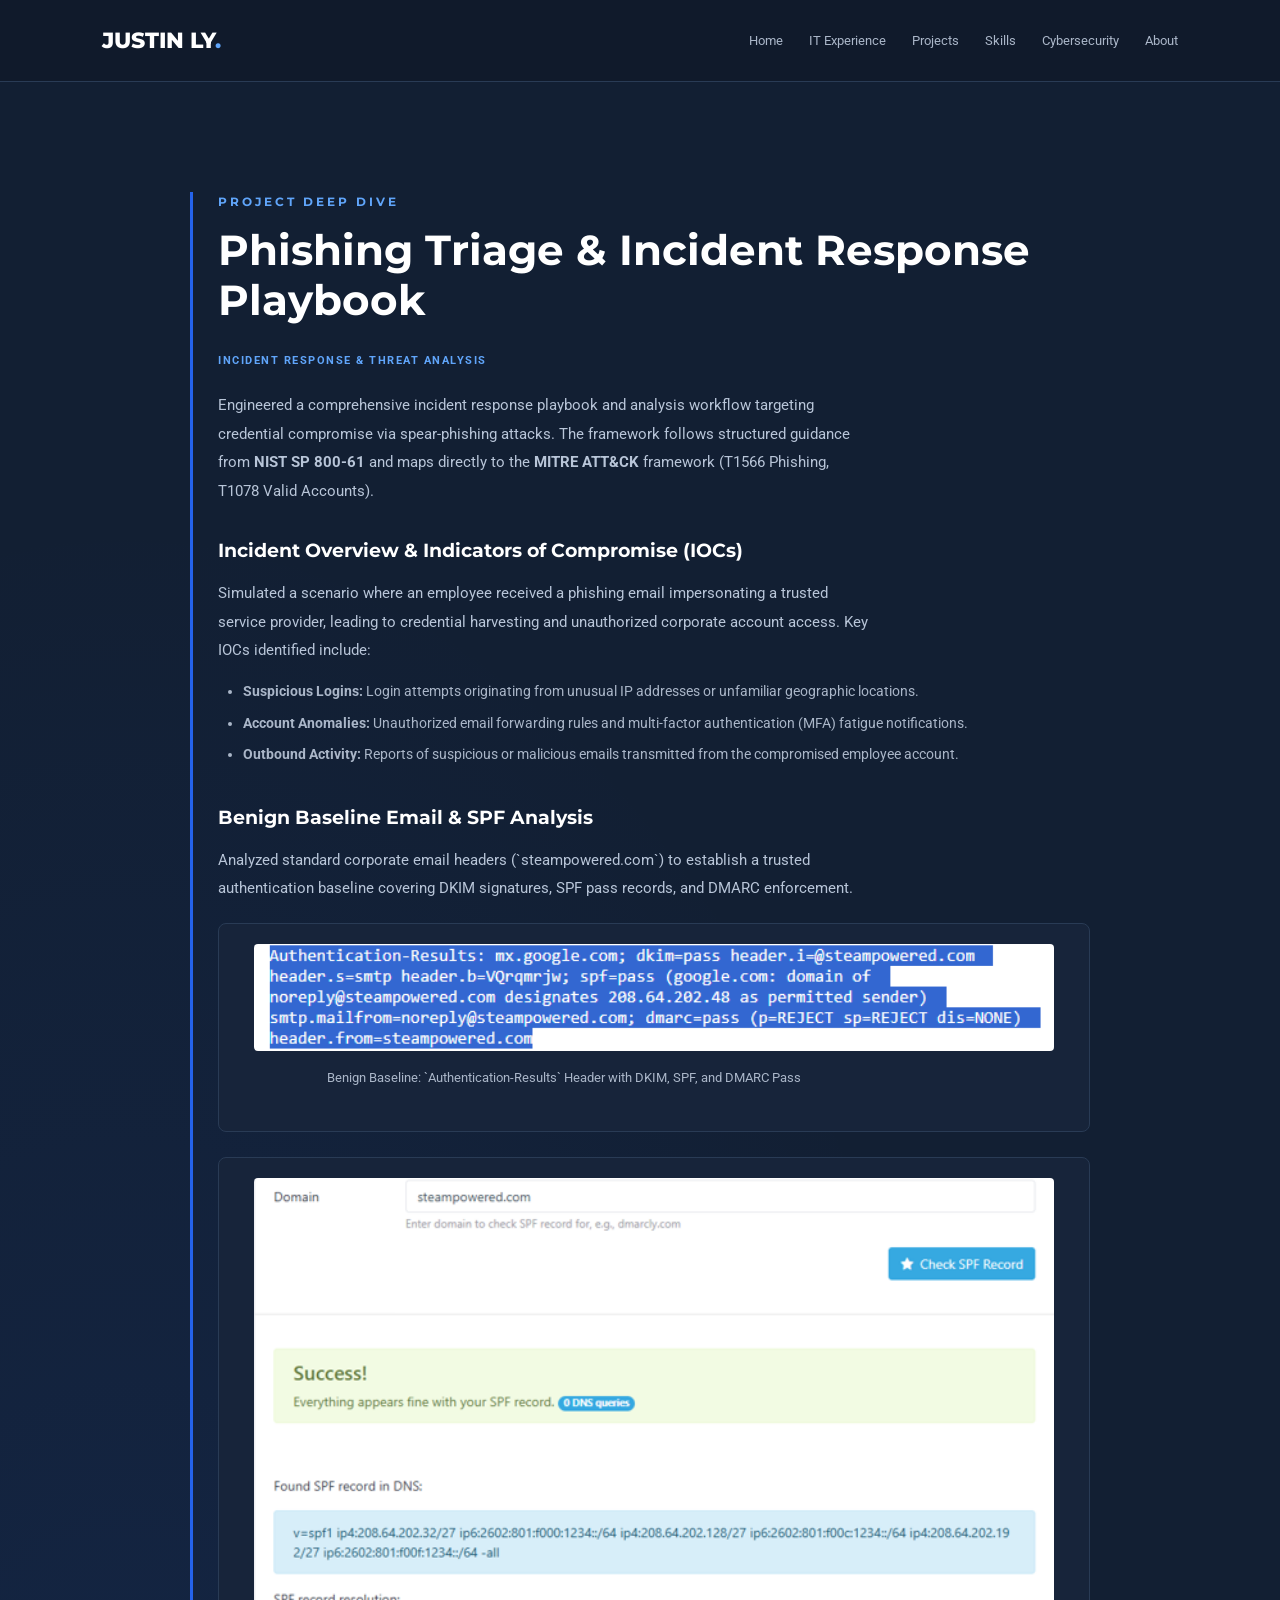
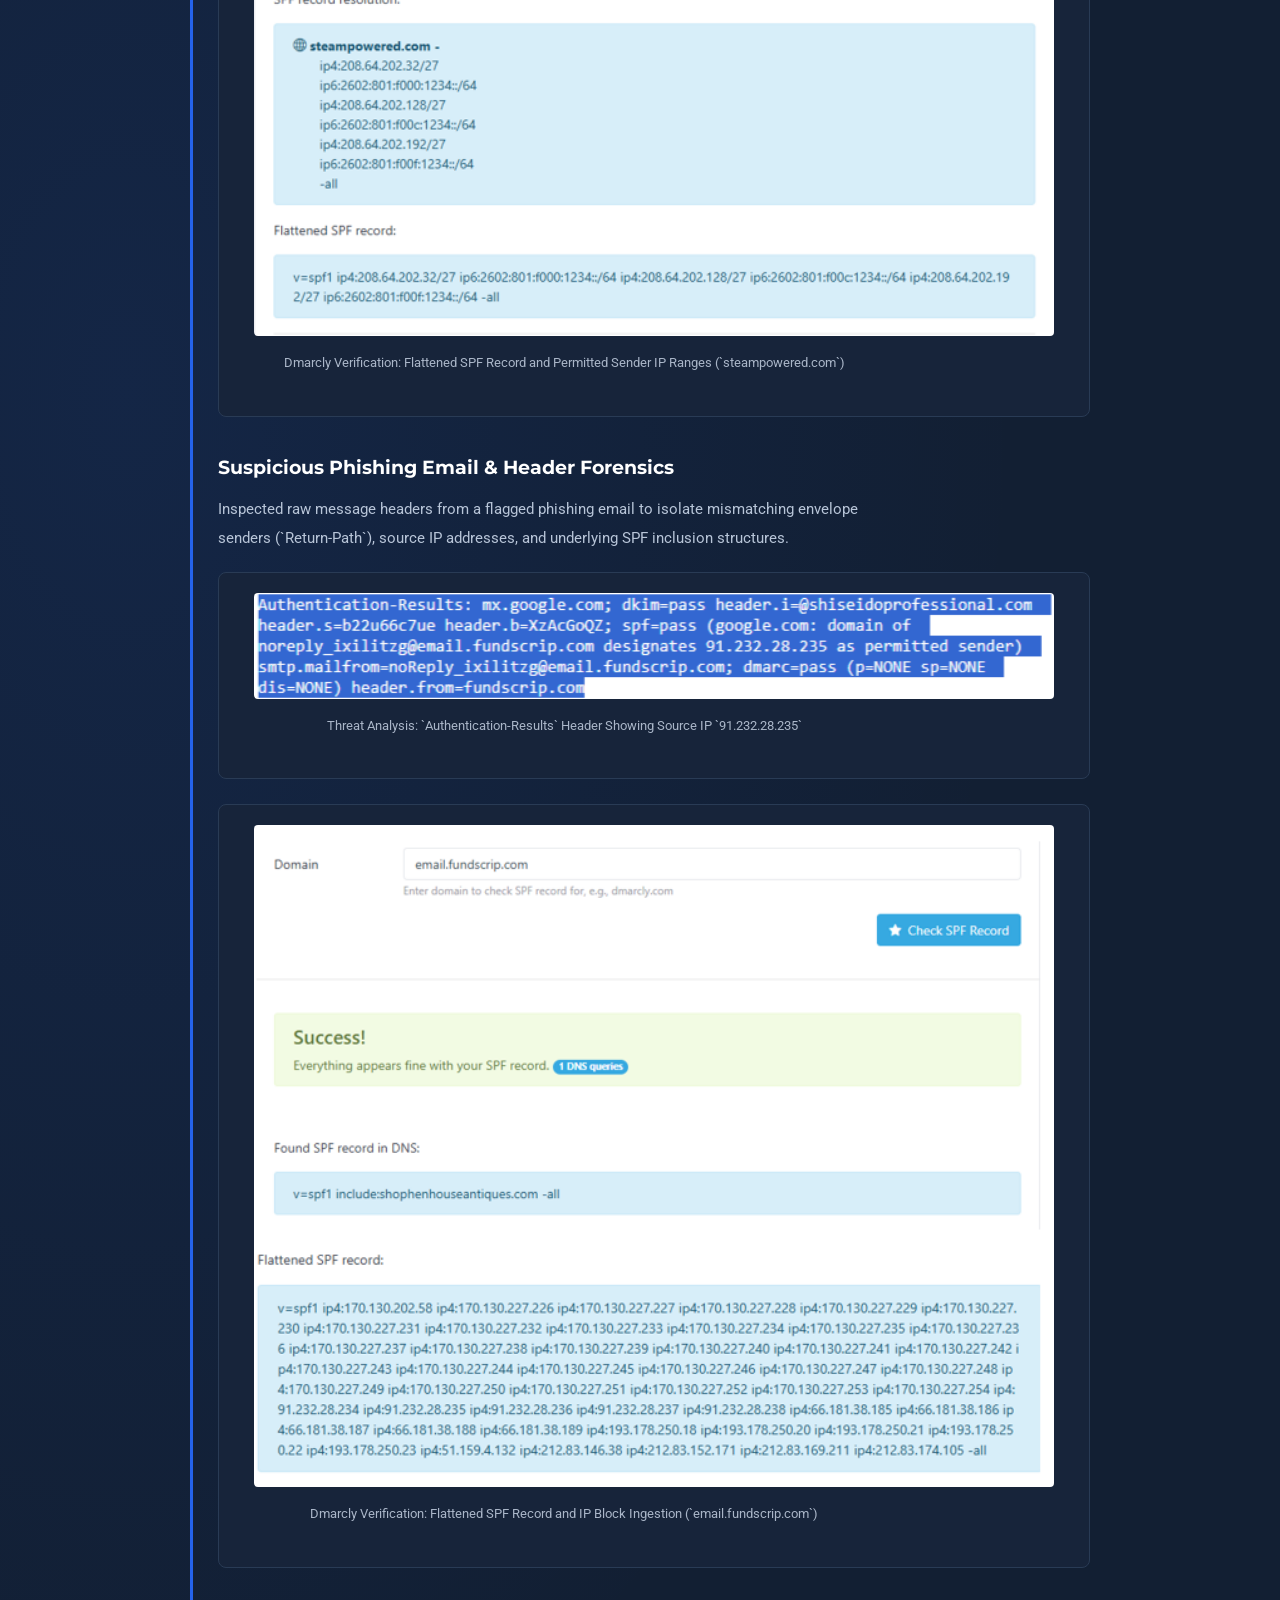
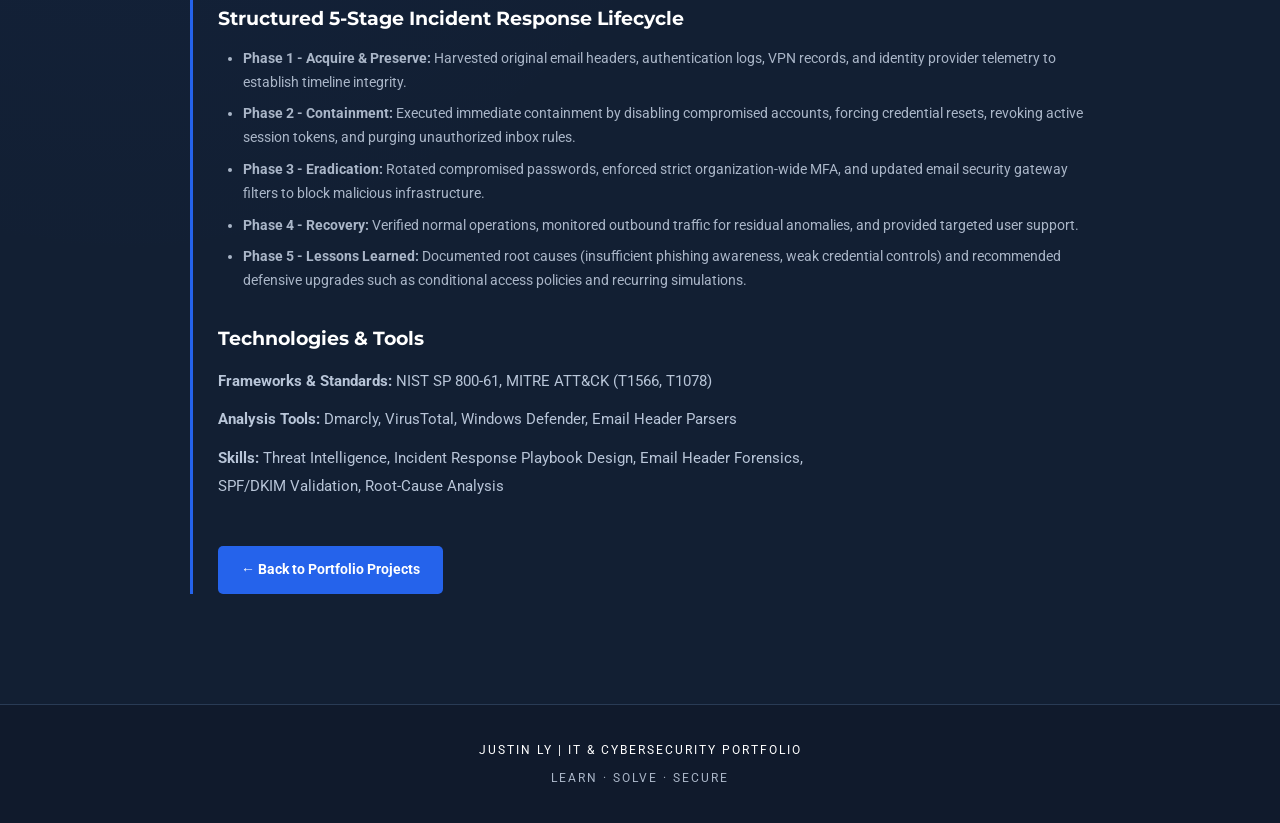
<file: phishing-incident-response.html>
<!DOCTYPE html>
<html lang="en">
<head>
    <meta charset="UTF-8">
    <meta name="viewport" content="width=device-width, initial-scale=1.0">
    <title>Phishing Incident Response Playbook | Justin Ly Portfolio</title>
    <link rel="stylesheet" href="style.css">
</head>

<body>

<header class="navbar">
    <a href="index.html#home" class="logo">JUSTIN LY<span>.</span></a>

    <nav class="nav-links" aria-label="Main Navigation">
        <a href="index.html#home">Home</a>
        <a href="index.html#experience">IT Experience</a>
        <a href="index.html#projects">Projects</a>
        <a href="index.html#skills">Skills</a>
        <a href="index.html#cybersecurity">Cybersecurity</a>
        <a href="index.html#about">About</a>
    </nav>
</header>

<main>

<!-- PROJECT DETAILS SECTION -->
<section class="intro-section">
    <div class="about-layout" style="grid-template-columns: 1fr;">
        <div class="about-description" style="max-width: 900px; margin: auto;">
            <p class="eyebrow">PROJECT DEEP DIVE</p>
            <h2>Phishing Triage & Incident Response Playbook</h2>
            
            <p class="project-category" style="margin-bottom: 20px;">INCIDENT RESPONSE & THREAT ANALYSIS</p>

            <p>
                Engineered a comprehensive incident response playbook and analysis workflow targeting credential compromise via spear-phishing attacks. The framework follows structured guidance from <strong>NIST SP 800-61</strong> and maps directly to the <strong>MITRE ATT&CK</strong> framework (T1566 Phishing, T1078 Valid Accounts).
            </p>

            <h3 style="margin-top: 30px; margin-bottom: 12px; font-family: 'Montserrat', sans-serif;">Incident Overview & Indicators of Compromise (IOCs)</h3>
            <p class="muted" style="margin-bottom: 15px;">
                Simulated a scenario where an employee received a phishing email impersonating a trusted service provider, leading to credential harvesting and unauthorized corporate account access. Key IOCs identified include:
            </p>
            <ul class="experience-list">
                <li><strong>Suspicious Logins:</strong> Login attempts originating from unusual IP addresses or unfamiliar geographic locations.</li>
                <li><strong>Account Anomalies:</strong> Unauthorized email forwarding rules and multi-factor authentication (MFA) fatigue notifications.</li>
                <li><strong>Outbound Activity:</strong> Reports of suspicious or malicious emails transmitted from the compromised employee account.</li>
            </ul>

            <h3 style="margin-top: 35px; margin-bottom: 12px; font-family: 'Montserrat', sans-serif;">Benign Baseline Email & SPF Analysis</h3>
            <p class="muted" style="margin-bottom: 20px;">
                Analyzed standard corporate email headers (`steampowered.com`) to establish a trusted authentication baseline covering DKIM signatures, SPF pass records, and DMARC enforcement.
            </p>

            <!-- BENIGN AUTHENTICATION HEADER -->
            <div style="background: var(--surface); border: 1px solid var(--border); border-radius: 8px; overflow: hidden; padding: 20px; margin-bottom: 25px; text-align: center;">
                <img src="images/Benign-Authen.png" alt="Benign Email Authentication Results Header" style="width: 100%; max-width: 800px; border-radius: 4px; display: block; margin: 0 auto 15px auto;">
                <p style="font-size: 13px; color: var(--muted);">Benign Baseline: `Authentication-Results` Header with DKIM, SPF, and DMARC Pass</p>
            </div>

            <!-- BENIGN DMARCLY SPF RECORD -->
            <div style="background: var(--surface); border: 1px solid var(--border); border-radius: 8px; overflow: hidden; padding: 20px; margin-bottom: 35px; text-align: center;">
                <img src="images/Benign-Dmarcly.png" alt="Benign SPF Record Resolution via Dmarcly" style="width: 100%; max-width: 800px; border-radius: 4px; display: block; margin: 0 auto 15px auto;">
                <p style="font-size: 13px; color: var(--muted);">Dmarcly Verification: Flattened SPF Record and Permitted Sender IP Ranges (`steampowered.com`)</p>
            </div>

            <h3 style="margin-top: 35px; margin-bottom: 12px; font-family: 'Montserrat', sans-serif;">Suspicious Phishing Email & Header Forensics</h3>
            <p class="muted" style="margin-bottom: 20px;">
                Inspected raw message headers from a flagged phishing email to isolate mismatching envelope senders (`Return-Path`), source IP addresses, and underlying SPF inclusion structures.
            </p>

            <!-- SUSPICIOUS AUTHENTICATION HEADER -->
            <div style="background: var(--surface); border: 1px solid var(--border); border-radius: 8px; overflow: hidden; padding: 20px; margin-bottom: 25px; text-align: center;">
                <img src="images/Sus-Email.png" alt="Suspicious Phishing Email Authentication Results Header" style="width: 100%; max-width: 800px; border-radius: 4px; display: block; margin: 0 auto 15px auto;">
                <p style="font-size: 13px; color: var(--muted);">Threat Analysis: `Authentication-Results` Header Showing Source IP `91.232.28.235`</p>
            </div>

            <!-- SUSPICIOUS DMARCLY SPF RECORD -->
            <div style="background: var(--surface); border: 1px solid var(--border); border-radius: 8px; overflow: hidden; padding: 20px; margin-bottom: 35px; text-align: center;">
                <img src="images/Sus-Authen.png" alt="Suspicious Domain SPF Record Analysis via Dmarcly" style="width: 100%; max-width: 800px; border-radius: 4px; display: block; margin: 0 auto 15px auto;">
                <p style="font-size: 13px; color: var(--muted);">Dmarcly Verification: Flattened SPF Record and IP Block Ingestion (`email.fundscrip.com`)</p>
            </div>

            <h3 style="margin-top: 35px; margin-bottom: 12px; font-family: 'Montserrat', sans-serif;">Structured 5-Stage Incident Response Lifecycle</h3>
            <ul class="experience-list">
                <li><strong>Phase 1 - Acquire & Preserve:</strong> Harvested original email headers, authentication logs, VPN records, and identity provider telemetry to establish timeline integrity.</li>
                <li><strong>Phase 2 - Containment:</strong> Executed immediate containment by disabling compromised accounts, forcing credential resets, revoking active session tokens, and purging unauthorized inbox rules.</li>
                <li><strong>Phase 3 - Eradication:</strong> Rotated compromised passwords, enforced strict organization-wide MFA, and updated email security gateway filters to block malicious infrastructure.</li>
                <li><strong>Phase 4 - Recovery:</strong> Verified normal operations, monitored outbound traffic for residual anomalies, and provided targeted user support.</li>
                <li><strong>Phase 5 - Lessons Learned:</strong> Documented root causes (insufficient phishing awareness, weak credential controls) and recommended defensive upgrades such as conditional access policies and recurring simulations.</li>
            </ul>

            <h3 style="margin-top: 30px; margin-bottom: 12px; font-family: 'Montserrat', sans-serif;">Technologies & Tools</h3>
            <p class="muted" style="margin-bottom: 10px;">
                <strong>Frameworks & Standards:</strong> NIST SP 800-61, MITRE ATT&CK (T1566, T1078)
            </p>
            <p class="muted" style="margin-bottom: 10px;">
                <strong>Analysis Tools:</strong> Dmarcly, VirusTotal, Windows Defender, Email Header Parsers
            </p>
            <p class="muted">
                <strong>Skills:</strong> Threat Intelligence, Incident Response Playbook Design, Email Header Forensics, SPF/DKIM Validation, Root-Cause Analysis
            </p>

            <div style="margin-top: 45px;">
                <a href="index.html#projects" class="button">← Back to Portfolio Projects</a>
            </div>
        </div>
    </div>
</section>

</main>

<footer>
    <p>JUSTIN LY | IT & CYBERSECURITY PORTFOLIO</p>
    <p class="muted">LEARN · SOLVE · SECURE</p>
</footer>

</body>
</html>
</file>
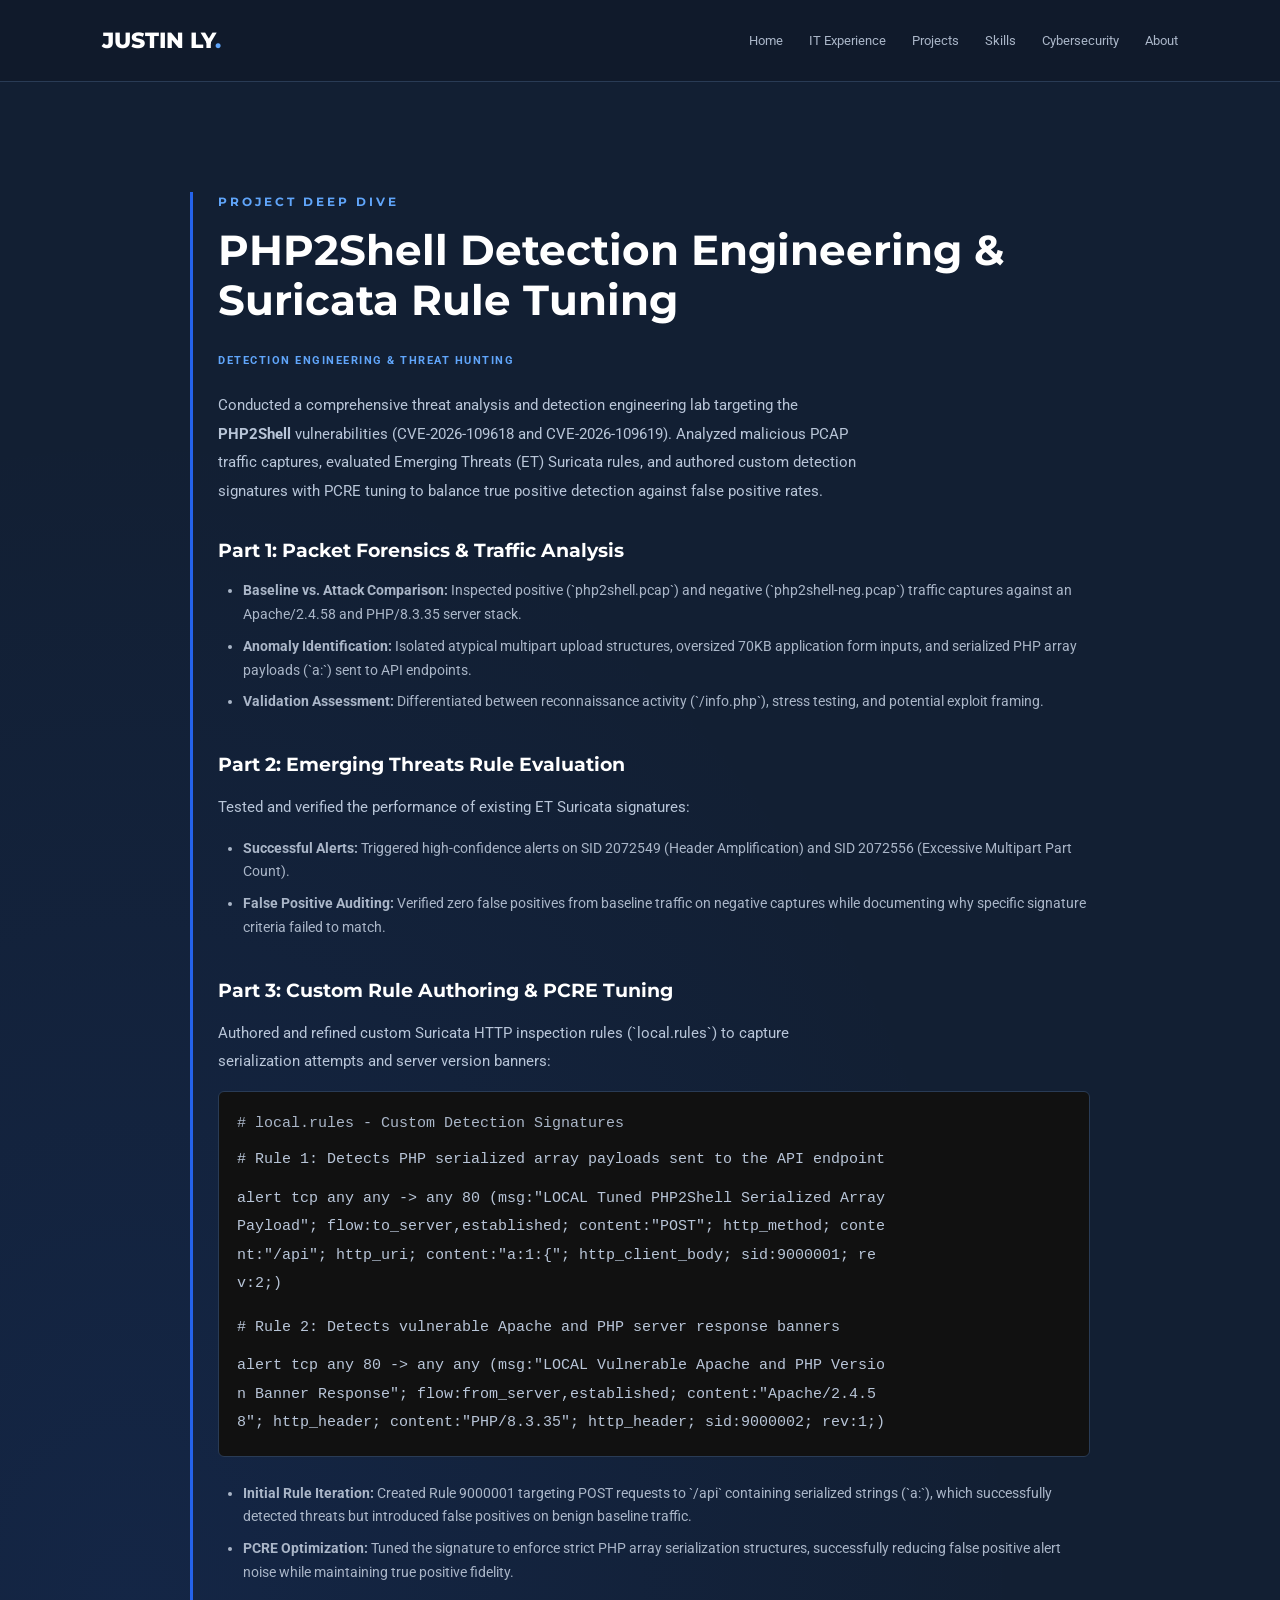
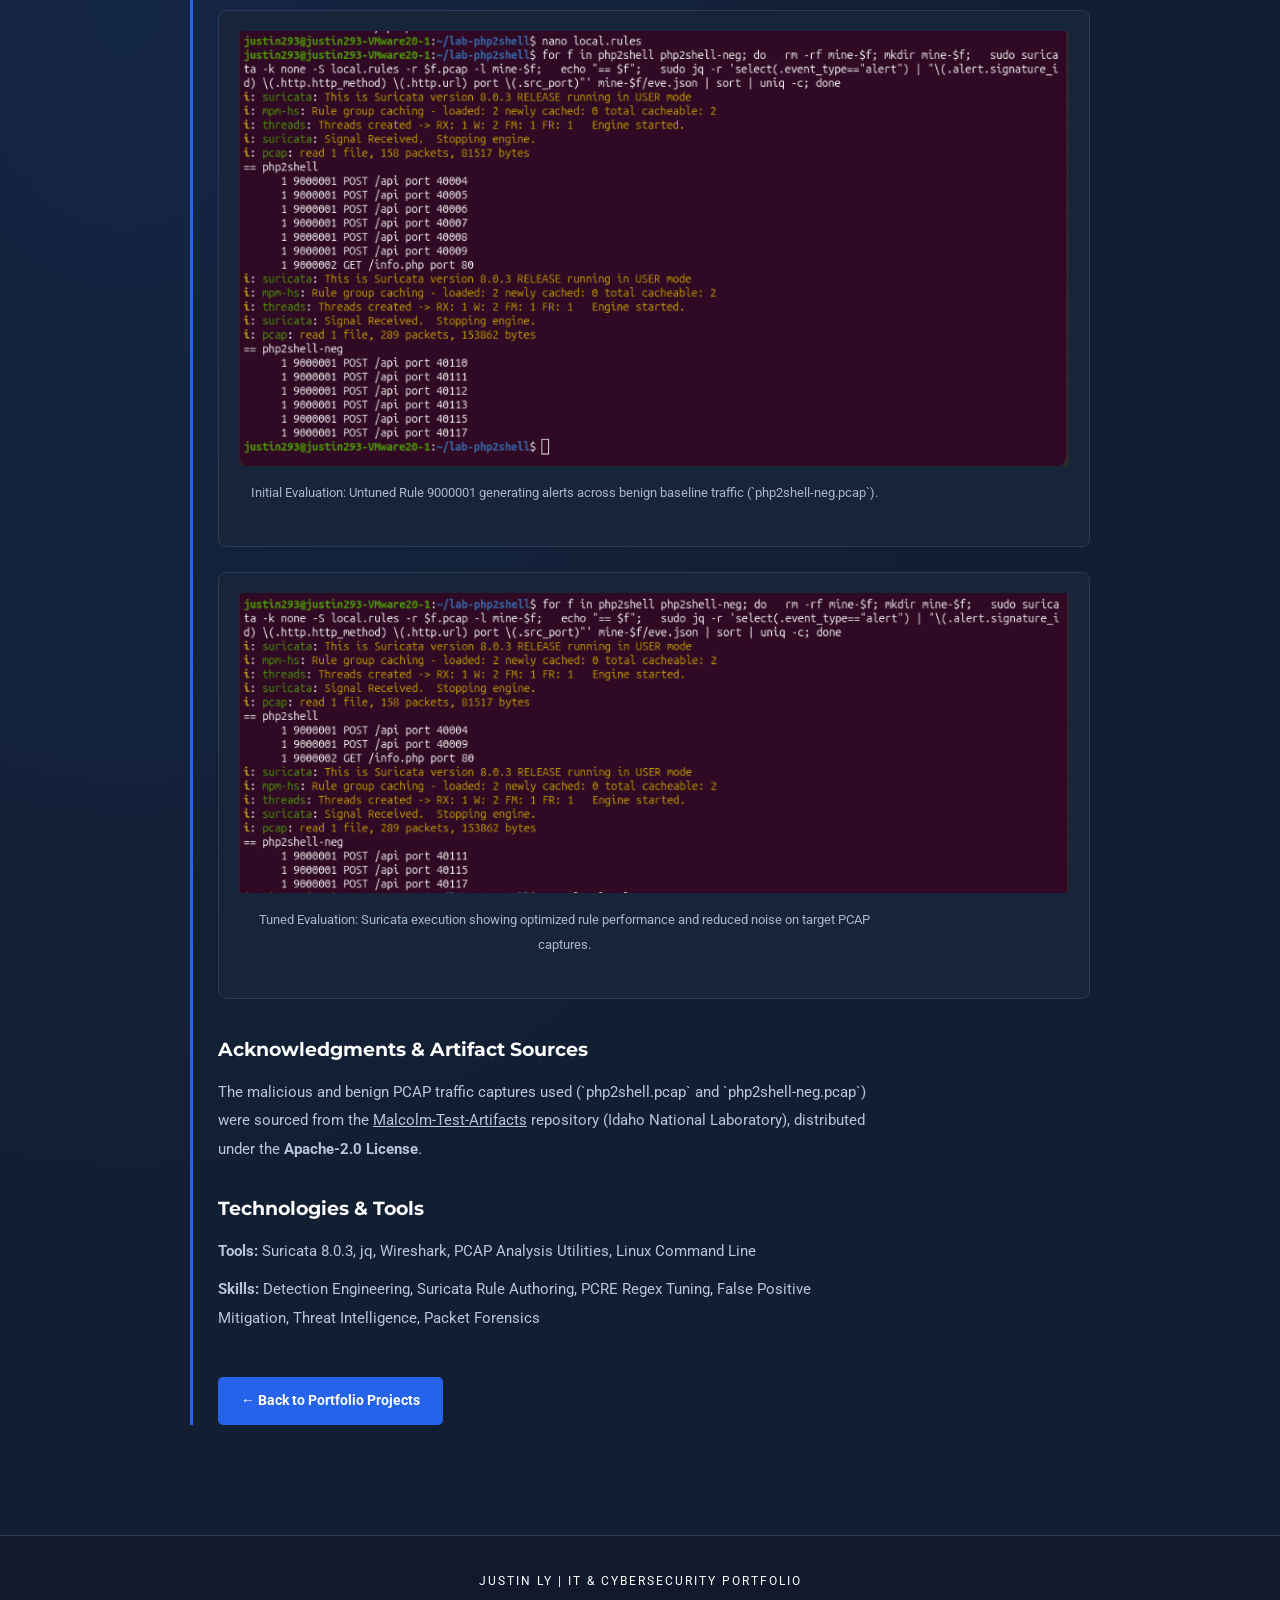
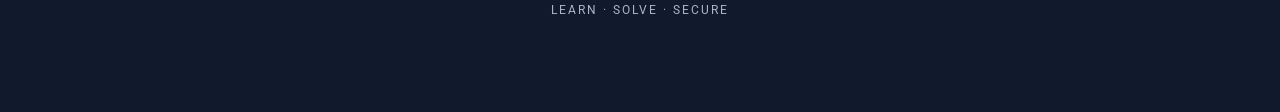
<file: php2shell-detection-lab.html>
<!DOCTYPE html>
<html lang="en">
<head>
    <meta charset="UTF-8">
    <meta name="viewport" content="width=device-width, initial-scale=1.0">
    <title>PHP2Shell Detection & Rule Tuning Lab | Justin Ly Portfolio</title>
    <link rel="stylesheet" href="style.css">
</head>

<body>

<header class="navbar">
    <a href="index.html#home" class="logo">JUSTIN LY<span>.</span></a>

    <nav class="nav-links" aria-label="Main Navigation">
        <a href="index.html#home">Home</a>
        <a href="index.html#experience">IT Experience</a>
        <a href="index.html#projects">Projects</a>
        <a href="index.html#skills">Skills</a>
        <a href="index.html#cybersecurity">Cybersecurity</a>
        <a href="index.html#about">About</a>
    </nav>
</header>

<main>

<!-- PROJECT DETAILS SECTION -->
<section class="intro-section">
    <div class="about-layout" style="grid-template-columns: 1fr;">
        <div class="about-description" style="max-width: 900px; margin: auto;">
            <p class="eyebrow">PROJECT DEEP DIVE</p>
            <h2>PHP2Shell Detection Engineering & Suricata Rule Tuning</h2>
            
            <p class="project-category" style="margin-bottom: 20px;">DETECTION ENGINEERING & THREAT HUNTING</p>

            <p>
                Conducted a comprehensive threat analysis and detection engineering lab targeting the <strong>PHP2Shell</strong> vulnerabilities (CVE-2026-109618 and CVE-2026-109619). Analyzed malicious PCAP traffic captures, evaluated Emerging Threats (ET) Suricata rules, and authored custom detection signatures with PCRE tuning to balance true positive detection against false positive rates.
            </p>

            <h3 style="margin-top: 30px; margin-bottom: 12px; font-family: 'Montserrat', sans-serif;">Part 1: Packet Forensics & Traffic Analysis</h3>
            <ul class="experience-list">
                <li><strong>Baseline vs. Attack Comparison:</strong> Inspected positive (`php2shell.pcap`) and negative (`php2shell-neg.pcap`) traffic captures against an Apache/2.4.58 and PHP/8.3.35 server stack.</li>
                <li><strong>Anomaly Identification:</strong> Isolated atypical multipart upload structures, oversized 70KB application form inputs, and serialized PHP array payloads (`a:`) sent to API endpoints.</li>
                <li><strong>Validation Assessment:</strong> Differentiated between reconnaissance activity (`/info.php`), stress testing, and potential exploit framing.</li>
            </ul>

            <h3 style="margin-top: 35px; margin-bottom: 12px; font-family: 'Montserrat', sans-serif;">Part 2: Emerging Threats Rule Evaluation</h3>
            <p class="muted" style="margin-bottom: 15px;">
                Tested and verified the performance of existing ET Suricata signatures:
            </p>
            <ul class="experience-list">
                <li><strong>Successful Alerts:</strong> Triggered high-confidence alerts on SID 2072549 (Header Amplification) and SID 2072556 (Excessive Multipart Part Count).</li>
                <li><strong>False Positive Auditing:</strong> Verified zero false positives from baseline traffic on negative captures while documenting why specific signature criteria failed to match.</li>
            </ul>

            <h3 style="margin-top: 35px; margin-bottom: 12px; font-family: 'Montserrat', sans-serif;">Part 3: Custom Rule Authoring & PCRE Tuning</h3>
            <p class="muted" style="margin-bottom: 15px;">
                Authored and refined custom Suricata HTTP inspection rules (`local.rules`) to capture serialization attempts and server version banners:
            </p>

            <!-- UPDATED CUSTOM RULES CODE BLOCK -->
            <div style="background: #111; color: #00ff66; font-family: monospace; padding: 18px; border-radius: 6px; font-size: 13px; line-height: 1.5; overflow-x: auto; margin-bottom: 25px; border: 1px solid var(--border);">
                <p style="color: var(--muted); margin-bottom: 8px;"># local.rules - Custom Detection Signatures</p>
                <p style="margin-bottom: 10px;"># Rule 1: Detects PHP serialized array payloads sent to the API endpoint</p>
                <p style="margin-bottom: 15px; word-break: break-all;">alert tcp any any -> any 80 (msg:"LOCAL Tuned PHP2Shell Serialized Array Payload"; flow:to_server,established; content:"POST"; http_method; content:"/api"; http_uri; content:"a:1:{"; http_client_body; sid:9000001; rev:2;)</p>
                <p style="margin-bottom: 10px;"># Rule 2: Detects vulnerable Apache and PHP server response banners</p>
                <p style="margin-bottom: 0; word-break: break-all;">alert tcp any 80 -> any any (msg:"LOCAL Vulnerable Apache and PHP Version Banner Response"; flow:from_server,established; content:"Apache/2.4.58"; http_header; content:"PHP/8.3.35"; http_header; sid:9000002; rev:1;)</p>
            </div>

            <ul class="experience-list">
                <li><strong>Initial Rule Iteration:</strong> Created Rule 9000001 targeting POST requests to `/api` containing serialized strings (`a:`), which successfully detected threats but introduced false positives on benign baseline traffic.</li>
                <li><strong>PCRE Optimization:</strong> Tuned the signature to enforce strict PHP array serialization structures, successfully reducing false positive alert noise while maintaining true positive fidelity.</li>
            </ul>

            <!-- ORIGINAL BROAD RULE OUTPUT -->
            <div style="background: var(--surface); border: 1px solid var(--border); border-radius: 8px; overflow: hidden; padding: 20px; margin-bottom: 25px; margin-top: 25px; text-align: center;">
                <img src="images/Rules-Original.PNG" alt="Initial Untuned Suricata Rule Execution Output" style="width: 100%; max-width: 850px; border-radius: 4px; display: block; margin: 0 auto 15px auto;">
                <p style="font-size: 13px; color: var(--muted);">Initial Evaluation: Untuned Rule 9000001 generating alerts across benign baseline traffic (`php2shell-neg.pcap`).</p>
            </div>

            <!-- TUNED RULE EXECUTION OUTPUT -->
            <div style="background: var(--surface); border: 1px solid var(--border); border-radius: 8px; overflow-x: auto; padding: 20px; margin-bottom: 35px; text-align: center;">
                <img src="images/Rule-Tuned.PNG" alt="Tuned Suricata Rule Execution Output" style="width: 100%; min-width: 600px; max-width: 100%; border-radius: 4px; display: block; margin: 0 auto 15px auto;">
                <p style="font-size: 13px; color: var(--muted);">Tuned Evaluation: Suricata execution showing optimized rule performance and reduced noise on target PCAP captures.</p>
            </div>

            <h3 style="margin-top: 35px; margin-bottom: 12px; font-family: 'Montserrat', sans-serif;">Acknowledgments & Artifact Sources</h3>
            <p class="muted" style="margin-bottom: 15px;">
                The malicious and benign PCAP traffic captures used (`php2shell.pcap` and `php2shell-neg.pcap`) were sourced from the <a href="https://github.com/idaholab/Malcolm-Test-Artifacts" target="_blank" style="color: var(--primary); text-decoration: underline;">Malcolm-Test-Artifacts</a> repository (Idaho National Laboratory), distributed under the <strong>Apache-2.0 License</strong>.
            </p>
            
            <h3 style="margin-top: 30px; margin-bottom: 12px; font-family: 'Montserrat', sans-serif;">Technologies & Tools</h3>
            <p class="muted" style="margin-bottom: 10px;">
                <strong>Tools:</strong> Suricata 8.0.3, jq, Wireshark, PCAP Analysis Utilities, Linux Command Line
            </p>
            <p class="muted">
                <strong>Skills:</strong> Detection Engineering, Suricata Rule Authoring, PCRE Regex Tuning, False Positive Mitigation, Threat Intelligence, Packet Forensics
            </p>

            <div style="margin-top: 45px;">
                <a href="index.html#projects" class="button">← Back to Portfolio Projects</a>
            </div>
        </div>
    </div>
</section>

</main>

<footer>
    <p>JUSTIN LY | IT & CYBERSECURITY PORTFOLIO</p>
    <p class="muted">LEARN · SOLVE · SECURE</p>
</footer>

</body>
</html>
</file>
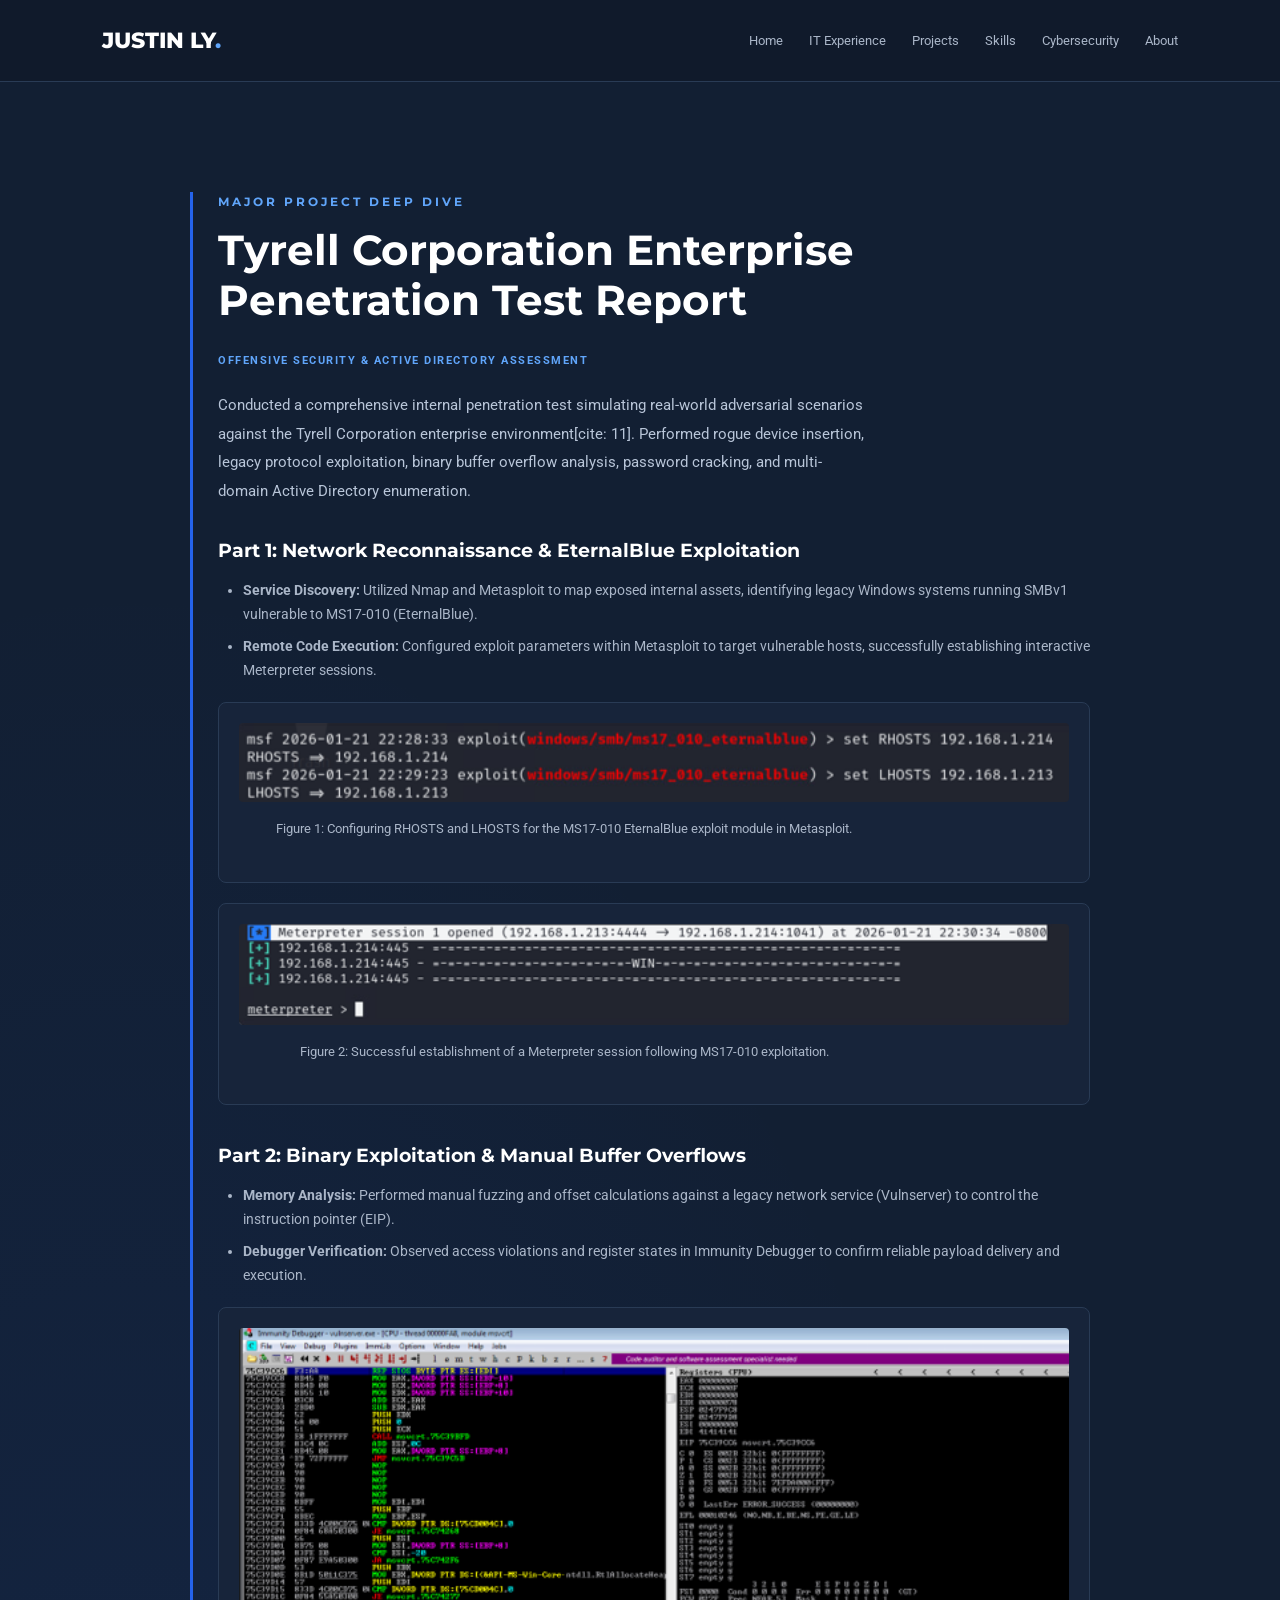
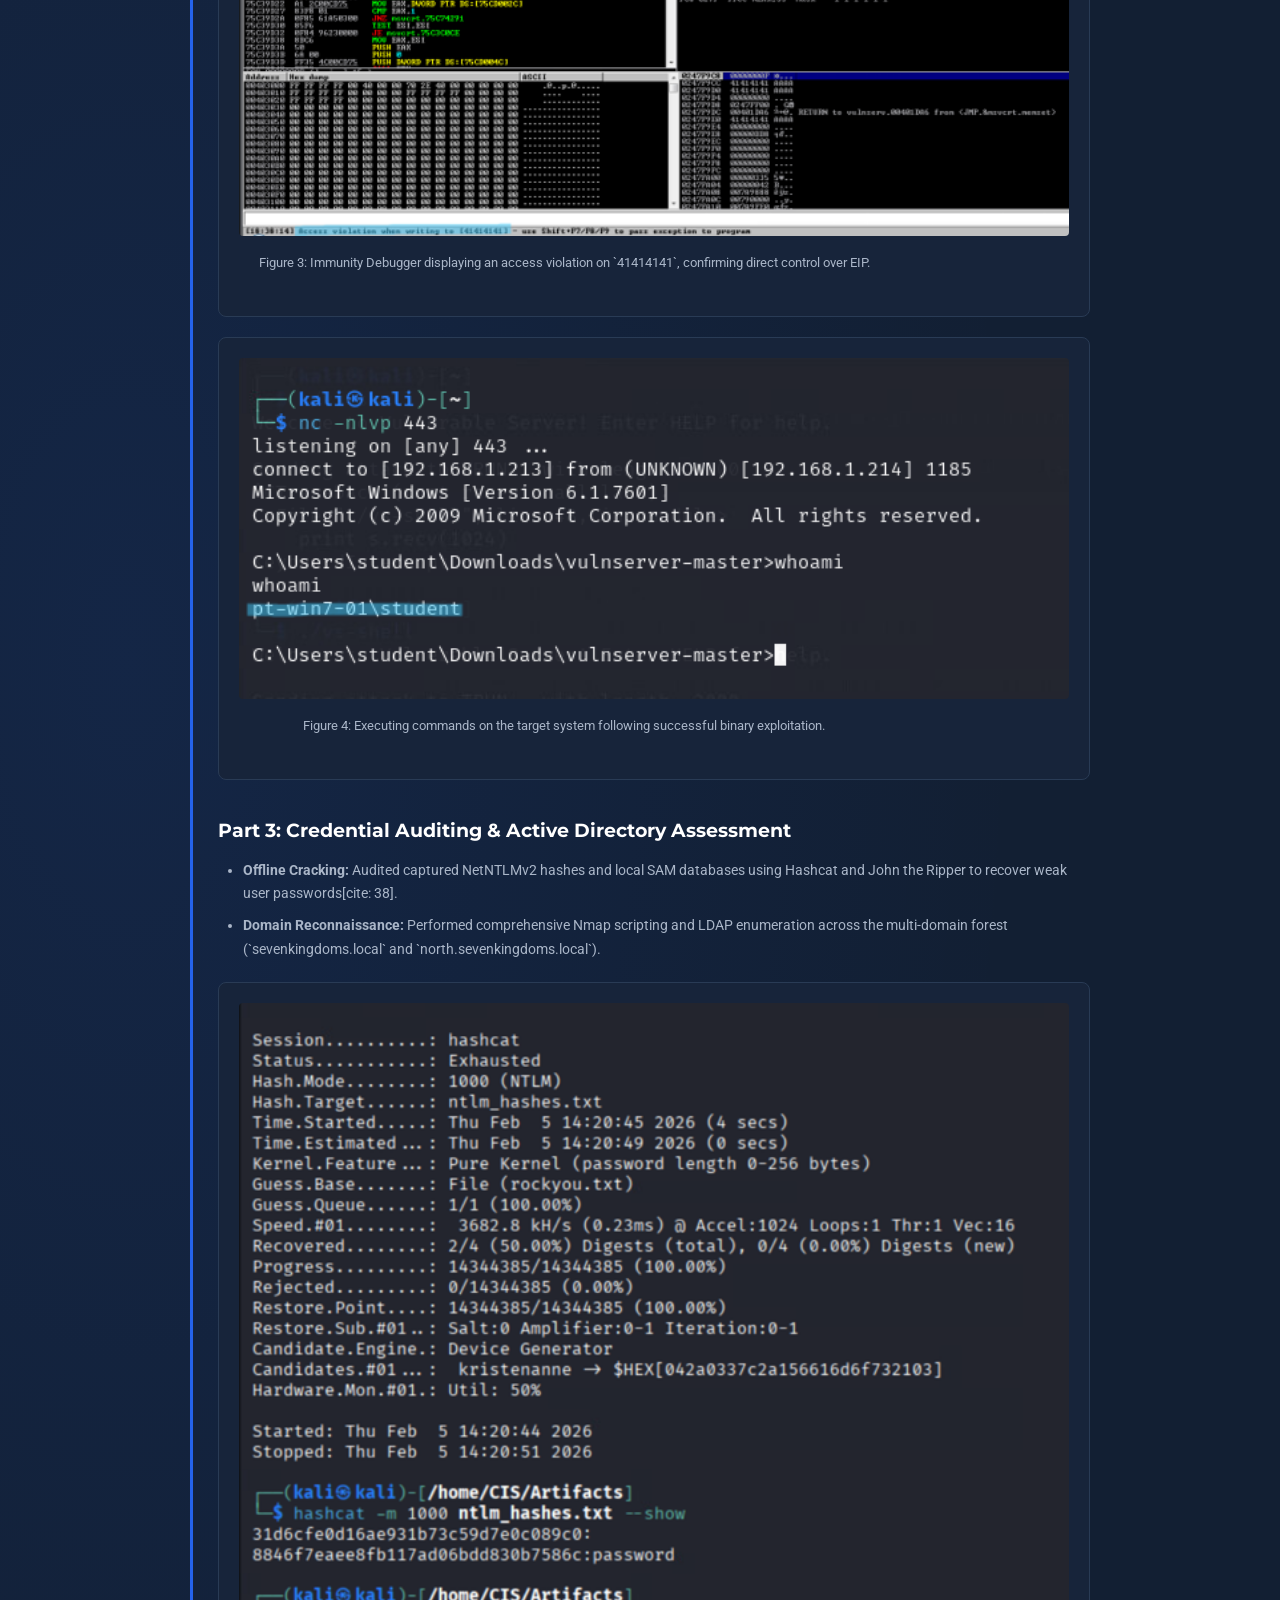
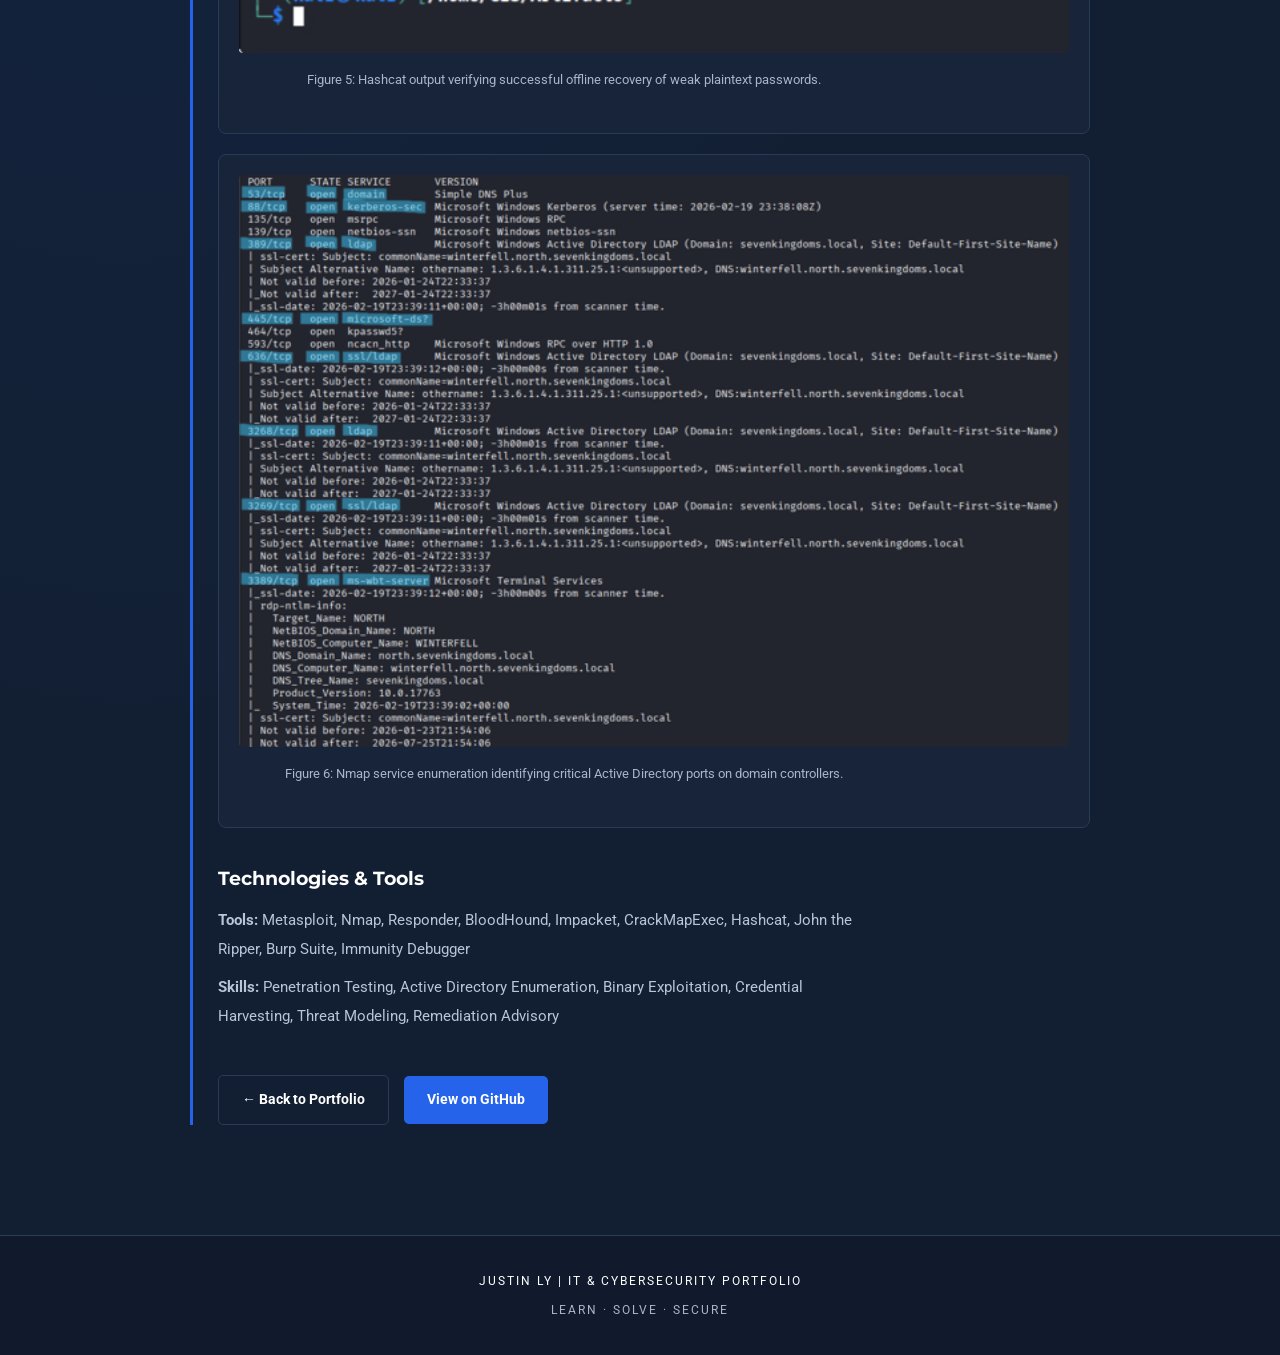
<file: tyrell-pentest-report.html>
<!DOCTYPE html>
<html lang="en">
<head>
    <meta charset="UTF-8">
    <meta name="viewport" content="width=device-width, initial-scale=1.0">
    <title>Tyrell Enterprise Penetration Test | Justin Ly Portfolio</title>
    <link rel="stylesheet" href="style.css">
</head>

<body>

<header class="navbar">
    <a href="index.html#home" class="logo">JUSTIN LY<span>.</span></a>

    <nav class="nav-links" aria-label="Main Navigation">
        <a href="index.html#home">Home</a>
        <a href="index.html#experience">IT Experience</a>
        <a href="index.html#projects">Projects</a>
        <a href="index.html#skills">Skills</a>
        <a href="index.html#cybersecurity">Cybersecurity</a>
        <a href="index.html#about">About</a>
    </nav>
</header>

<main>

<!-- PROJECT DETAILS SECTION -->
<section class="intro-section">
    <div class="about-layout" style="grid-template-columns: 1fr;">
        <div class="about-description" style="max-width: 900px; margin: auto;">
            <p class="eyebrow">MAJOR PROJECT DEEP DIVE</p>
            <h2>Tyrell Corporation Enterprise Penetration Test Report</h2>
            
            <p class="project-category" style="margin-bottom: 20px;">OFFENSIVE SECURITY & ACTIVE DIRECTORY ASSESSMENT</p>

            <p>
                Conducted a comprehensive internal penetration test simulating real-world adversarial scenarios against the Tyrell Corporation enterprise environment[cite: 11]. Performed rogue device insertion, legacy protocol exploitation, binary buffer overflow analysis, password cracking, and multi-domain Active Directory enumeration.
            </p>

            <h3 style="margin-top: 30px; margin-bottom: 12px; font-family: 'Montserrat', sans-serif;">Part 1: Network Reconnaissance & EternalBlue Exploitation</h3>
            <ul class="experience-list">
                <li><strong>Service Discovery:</strong> Utilized Nmap and Metasploit to map exposed internal assets, identifying legacy Windows systems running SMBv1 vulnerable to MS17-010 (EternalBlue).</li>
                <li><strong>Remote Code Execution:</strong> Configured exploit parameters within Metasploit to target vulnerable hosts, successfully establishing interactive Meterpreter sessions.</li>
            </ul>

            <!-- ETERNALBLUE CONFIGURATION IMAGE -->
            <div style="background: var(--surface); border: 1px solid var(--border); border-radius: 8px; overflow-x: auto; padding: 20px; margin-bottom: 20px; margin-top: 20px; text-align: center;">
                <img src="images/EBlue-Figure-8.png" alt="Metasploit EternalBlue Module Configuration" style="width: 100%; min-width: 600px; max-width: 100%; border-radius: 4px; display: block; margin: 0 auto 15px auto;">
                <p style="font-size: 13px; color: var(--muted);">Figure 1: Configuring RHOSTS and LHOSTS for the MS17-010 EternalBlue exploit module in Metasploit.</p>
            </div>

            <!-- ETERNALBLUE SESSION IMAGE -->
            <div style="background: var(--surface); border: 1px solid var(--border); border-radius: 8px; overflow-x: auto; padding: 20px; margin-bottom: 25px; text-align: center;">
                <img src="images/EBlue-Figure-9.png" alt="Successful Meterpreter Session Opening" style="width: 100%; min-width: 600px; max-width: 100%; border-radius: 4px; display: block; margin: 0 auto 15px auto;">
                <p style="font-size: 13px; color: var(--muted);">Figure 2: Successful establishment of a Meterpreter session following MS17-010 exploitation.</p>
            </div>

            <h3 style="margin-top: 35px; margin-bottom: 12px; font-family: 'Montserrat', sans-serif;">Part 2: Binary Exploitation & Manual Buffer Overflows</h3>
            <ul class="experience-list">
                <li><strong>Memory Analysis:</strong> Performed manual fuzzing and offset calculations against a legacy network service (Vulnserver) to control the instruction pointer (EIP).</li>
                <li><strong>Debugger Verification:</strong> Observed access violations and register states in Immunity Debugger to confirm reliable payload delivery and execution.</li>
            </ul>

            <!-- IMMUNITY DEBUGGER IMAGE -->
            <div style="background: var(--surface); border: 1px solid var(--border); border-radius: 8px; overflow-x: auto; padding: 20px; margin-bottom: 20px; margin-top: 20px; text-align: center;">
                <img src="images/VServer-Figure-2.png" alt="Immunity Debugger EIP Overwrite Analysis" style="width: 100%; min-width: 600px; max-width: 100%; border-radius: 4px; display: block; margin: 0 auto 15px auto;">
                <p style="font-size: 13px; color: var(--muted);">Figure 3: Immunity Debugger displaying an access violation on `41414141`, confirming direct control over EIP.</p>
            </div>

            <!-- VULNSERVER REVERSE SHELL IMAGE -->
            <div style="background: var(--surface); border: 1px solid var(--border); border-radius: 8px; overflow-x: auto; padding: 20px; margin-bottom: 25px; text-align: center;">
                <img src="images/VServer-Figure-8.png" alt="Vulnserver Remote Shell Execution" style="width: 100%; min-width: 600px; max-width: 100%; border-radius: 4px; display: block; margin: 0 auto 15px auto;">
                <p style="font-size: 13px; color: var(--muted);">Figure 4: Executing commands on the target system following successful binary exploitation.</p>
            </div>

            <h3 style="margin-top: 35px; margin-bottom: 12px; font-family: 'Montserrat', sans-serif;">Part 3: Credential Auditing & Active Directory Assessment</h3>
            <ul class="experience-list">
                <li><strong>Offline Cracking:</strong> Audited captured NetNTLMv2 hashes and local SAM databases using Hashcat and John the Ripper to recover weak user passwords[cite: 38].</li>
                <li><strong>Domain Reconnaissance:</strong> Performed comprehensive Nmap scripting and LDAP enumeration across the multi-domain forest (`sevenkingdoms.local` and `north.sevenkingdoms.local`).</li>
            </ul>

            <!-- HASHCAT RESULTS IMAGE -->
            <div style="background: var(--surface); border: 1px solid var(--border); border-radius: 8px; overflow-x: auto; padding: 20px; margin-bottom: 20px; margin-top: 20px; text-align: center;">
                <img src="images/Pass-Crack-Figure-7.png" alt="Hashcat Password Cracking Results" style="width: 100%; min-width: 600px; max-width: 100%; border-radius: 4px; display: block; margin: 0 auto 15px auto;">
                <p style="font-size: 13px; color: var(--muted);">Figure 5: Hashcat output verifying successful offline recovery of weak plaintext passwords.</p>
            </div>

            <!-- ACTIVE DIRECTORY NMAP ENUMERATION IMAGE -->
            <div style="background: var(--surface); border: 1px solid var(--border); border-radius: 8px; overflow-x: auto; padding: 20px; margin-bottom: 35px; text-align: center;">
                <img src="images/ADUE-Figure-2.png" alt="Active Directory Nmap Service Enumeration" style="width: 100%; min-width: 600px; max-width: 100%; border-radius: 4px; display: block; margin: 0 auto 15px auto;">
                <p style="font-size: 13px; color: var(--muted);">Figure 6: Nmap service enumeration identifying critical Active Directory ports on domain controllers.</p>
            </div>

            <h3 style="margin-top: 30px; margin-bottom: 12px; font-family: 'Montserrat', sans-serif;">Technologies & Tools</h3>
            <p class="muted" style="margin-bottom: 10px;">
                <strong>Tools:</strong> Metasploit, Nmap, Responder, BloodHound, Impacket, CrackMapExec, Hashcat, John the Ripper, Burp Suite, Immunity Debugger
            </p>
            <p class="muted">
                <strong>Skills:</strong> Penetration Testing, Active Directory Enumeration, Binary Exploitation, Credential Harvesting, Threat Modeling, Remediation Advisory
            </p>

            <div style="margin-top: 45px; display: flex; gap: 15px; flex-wrap: wrap; align-items: center;">
                <a href="index.html#projects" class="button secondary" style="background: transparent; border: 1px solid var(--border); color: white; padding: 12px 23px; border-radius: 5px; text-decoration: none; font-weight: 700; font-size: 14px;">← Back to Portfolio</a>
                <a href="https://github.com/Justin-L293/tyrell-pentest-report" target="_blank" class="button" style="background: var(--accent); color: white; padding: 12px 23px; border-radius: 5px; text-decoration: none; font-weight: 700; font-size: 14px;">View on GitHub</a>
            </div>
        </div>
    </div>
</section>

</main>
            
            </main>

<footer>
    <p>JUSTIN LY | IT & CYBERSECURITY PORTFOLIO</p>
    <p class="muted">LEARN · SOLVE · SECURE</p>
</footer>

</body>
</html>
</file>
<file: style.css>
@import url('https://fonts.googleapis.com/css2?family=Montserrat:wght@400;500;600;700;800&family=Roboto:wght@400;500;700&display=swap');

:root {
    --background: #101A2C;
    --surface: #17243A;
    --surface-light: #1D2D47;
    --accent: #2563EB;
    --accent-light: #60A5FA;
    --text: #FFFFFF;
    --muted: #AAB6C8;
    --border: #293B55;
}

* {
    margin: 0;
    padding: 0;
    box-sizing: border-box;
    scroll-behavior: smooth;
}

html, body {
    width: 100%;
    overflow-x: hidden;
}

body {
    background: var(--background);
    color: var(--text);
    font-family: 'Roboto', sans-serif;
    line-height: 1.7;
}

a {
    transition: 0.25s ease;
}

h1, h2, h3 {
    font-family: 'Montserrat', sans-serif;
}

/* NAVIGATION */

.navbar {
    display: flex;
    justify-content: space-between;
    align-items: center;
    padding: 22px 8%;
    background: rgba(16, 26, 44, 0.97);
    border-bottom: 1px solid var(--border);
    position: sticky;
    top: 0;
    z-index: 10;
    width: 100%;
}

.logo {
    color: white;
    font-family: 'Montserrat', sans-serif;
    font-size: 22px;
    font-weight: 800;
    text-decoration: none;
}

.logo span {
    color: var(--accent-light);
}

.nav-links {
    display: flex;
    gap: 26px;
}

.nav-links a {
    color: var(--muted);
    text-decoration: none;
    font-size: 13px;
}

.nav-links a:hover {
    color: var(--accent-light);
}

/* HERO */

.hero {
    position: relative;
    display: grid;
    grid-template-columns: minmax(0, 1.2fr) minmax(0, 0.8fr);
    align-items: center;
    gap: 60px;
    width: 100%;
    min-height: 620px;
    padding: 85px max(8%, calc((100% - 1200px) / 2));
    background-color: #101A2C;
    background-image:
        linear-gradient(rgba(37, 99, 235, 0.045) 1px, transparent 1px),
        linear-gradient(90deg, rgba(37, 99, 235, 0.045) 1px, transparent 1px),
        radial-gradient(ellipse at 80% 45%, #1d3b69 0%, transparent 55%);
    background-size: 45px 45px, 45px 45px, auto;
    border-bottom: 1px solid var(--border);
}

.hero-content {
    width: 100%;
    max-width: 650px;
}

.eyebrow {
    color: var(--accent-light);
    font-family: 'Montserrat', sans-serif;
    font-size: 12px;
    font-weight: 700;
    letter-spacing: 3px;
    margin-bottom: 18px;
}

.hero h1 {
    font-size: clamp(38px, 5vw, 62px);
    line-height: 1.2;
    margin-bottom: 24px;
}

.hero h1 span {
    color: var(--accent-light);
}

.hero-description {
    color: var(--muted);
    max-width: 590px;
    font-size: 16px;
}

.hero-buttons {
    display: flex;
    gap: 14px;
    margin-top: 30px;
    flex-wrap: wrap;
}

.button {
    display: inline-block;
    padding: 12px 23px;
    border-radius: 5px;
    background: var(--accent);
    color: white;
    text-decoration: none;
    font-weight: 700;
    font-size: 14px;
}

.button:hover {
    background: #1D4ED8;
    transform: translateY(-2px);
}

.button.secondary {
    background: transparent;
    border: 1px solid var(--border);
}

.button.secondary:hover {
    border-color: var(--accent-light);
}

/* PROFILE PHOTO */

.hero-profile {
    width: 100%;
    max-width: 320px;
    justify-self: center;
    padding: 10px;
    background: linear-gradient(145deg, #2563EB, #60A5FA);
    border-radius: 18px;
    box-shadow: 0 20px 55px rgba(0, 0, 0, 0.3);
}

.hero-profile img {
    display: block;
    width: 100%;
    aspect-ratio: 4 / 5;
    object-fit: cover;
    object-position: center;
    border-radius: 11px;
}

.profile-caption {
    display: flex;
    align-items: center;
    gap: 9px;
    padding: 15px 5px 3px;
    color: #FFFFFF;
    font-size: 10px;
    font-weight: 700;
    letter-spacing: 1.5px;
}

.profile-status {
    width: 8px;
    height: 8px;
    background: #60A5FA;
    border-radius: 50%;
}

/* GENERAL SECTIONS */

section {
    scroll-margin-top: 85px;
}

.section-heading {
    margin-bottom: 35px;
}

.section-heading h2 {
    font-size: 32px;
}

.intro-section,
.highlights,
.projects-section,
.cyber-section,
.experience-section,
.about-section {
    width: 100%;
    padding: 85px max(8%, calc((100% - 1200px) / 2));
    border-bottom: 1px solid var(--border);
}

.intro-text {
    max-width: 850px;
    color: var(--muted);
    font-size: 17px;
}

/* CARDS */

.card-grid {
    display: grid;
    grid-template-columns: repeat(3, minmax(0, 1fr));
    gap: 24px;
}

.info-card,
.project-card,
.experience-card,
.education-card {
    background: var(--surface);
    border: 1px solid var(--border);
    border-radius: 9px;
    overflow: hidden;
    transition: 0.25s ease;
    width: 100%;
    box-sizing: border-box;
    word-wrap: break-word;
    overflow-wrap: break-word;
}

.info-card,
.project-card {
    min-width: 0;
}

.info-card {
    padding: 28px;
}

.info-card:hover,
.project-card:hover {
    transform: translateY(-5px);
    border-color: var(--accent);
}

.card-icon {
    color: var(--accent-light);
    font-family: 'Montserrat', sans-serif;
    font-size: 25px;
    font-weight: 800;
    margin-bottom: 20px;
}

.info-card h3,
.project-card h3,
.experience-card h3,
.education-card h3 {
    font-size: 18px;
    margin-bottom: 12px;
}

.info-card p,
.project-content p,
.experience-card p,
.education-card p,
.cyber-section > p {
    color: var(--muted);
    font-size: 14px;
}

.info-card a {
    display: inline-block;
    color: var(--accent-light);
    text-decoration: none;
    font-size: 13px;
    margin-top: 20px;
    font-weight: 700;
}

/* PROJECTS */

.projects-section {
    background: #0D1728;
}

.section-description {
    color: var(--muted);
    margin-top: 8px;
}

.project-visual {
    height: 170px;
    display: flex;
    justify-content: center;
    align-items: center;
    font-family: 'Montserrat', sans-serif;
    font-size: 22px;
    font-weight: 800;
    letter-spacing: 3px;
    color: white;
}

.visual-one {
    background: linear-gradient(135deg, #172F50, #2563EB);
}

.visual-two {
    background: linear-gradient(135deg, #17243A, #2563EB);
}

.visual-three {
    background: linear-gradient(135deg, #102B42, #1685A8);
}

.project-content {
    padding: 23px;
    word-wrap: break-word;
    overflow-wrap: break-word;
}

.project-category {
    color: var(--accent-light) !important;
    font-size: 11px !important;
    font-weight: 700;
    letter-spacing: 1.5px;
    margin-bottom: 10px;
}

/* CYBERSECURITY */

.cyber-section > p {
    max-width: 800px;
    font-size: 16px;
}

/* EXPERIENCE */

.experience-card {
    padding: 30px;
    max-width: 800px;
    margin-bottom: 22px;
}

.experience-card:last-child {
    margin-bottom: 0;
}

.experience-heading {
    display: flex;
    align-items: baseline;
    gap: 12px;
    flex-wrap: wrap;
    margin-bottom: 12px;
}

.experience-heading h3 {
    margin-bottom: 0;
}

.experience-heading .company {
    color: var(--accent-light);
    font-size: 14px;
    font-weight: 600;
}

.experience-summary {
    margin-bottom: 18px;
    line-height: 1.7;
}

.experience-list {
    padding-left: 25px;
    margin: 10px 0 20px;
}

.experience-list li {
    color: var(--muted);
    font-size: 14px;
    font-weight: 400;
    line-height: 1.7;
    margin-bottom: 8px;
}

.experience-card .project-tools {
    margin-top: 12px;
    line-height: 1.7;
}

/* ABOUT ME */

.intro-section {
    background:
        radial-gradient(ellipse at 10% 50%, rgba(37, 99, 235, 0.10), transparent 55%),
        #121F33;
    padding-top: 110px;
    padding-bottom: 110px;
}

.about-layout {
    display: grid;
    grid-template-columns: 1.4fr 0.9fr;
    gap: 70px;
    align-items: center;
    max-width: 1200px;
    margin: auto;
}

.about-description {
    position: relative;
    padding-left: 25px;
    border-left: 3px solid var(--accent);
}

.about-description h2 {
    font-size: 42px;
    margin-bottom: 25px;
    line-height: 1.2;
}

.about-description .eyebrow {
    margin-bottom: 12px;
}

.about-description p:not(.eyebrow) {
    color: #B8C5D8;
    font-size: 15px;
    line-height: 1.9;
    margin-bottom: 20px;
    max-width: 650px;
}

.about-details {
    display: grid;
    gap: 18px;
}

.detail-card {
    position: relative;
    padding: 25px;
    background: linear-gradient(135deg, #1B2B44, #17243A);
    border: 1px solid #304766;
    border-radius: 10px;
    border-left: 4px solid var(--accent);
    transition: transform 0.25s, border-color 0.25s;
}

.detail-card:hover {
    transform: translateX(6px);
    border-color: var(--accent-light);
}

.detail-label {
    display: block;
    color: var(--accent-light);
    font-size: 10px;
    font-weight: 700;
    letter-spacing: 2px;
    margin-bottom: 9px;
}

.detail-card h3 {
    color: #FFFFFF;
    font-size: 17px;
    margin-bottom: 5px;
}

.detail-card p {
    color: #AAB6C8;
    font-size: 13px;
}

/* EDUCATION */

.education-card {
    padding: 25px;
    max-width: 800px;
    margin-bottom: 18px;
}

.muted {
    color: var(--muted);
}

/* CONTACT */

.contact-links {
    display: flex;
    gap: 25px;
    margin-top: 35px;
    flex-wrap: wrap;
}

.contact-links a {
    color: var(--accent-light);
    text-decoration: none;
    font-weight: 700;
    font-size: 14px;
}

.contact-links a:hover {
    color: white;
}

/* FOOTER */

footer {
    padding: 35px 15px;
    text-align: center;
    font-size: 12px;
    letter-spacing: 2px;
}

footer .muted {
    margin-top: 8px;
}

/* RESPONSIVE DESIGN */

@media (max-width: 850px) {
    .navbar {
        flex-direction: column;
        gap: 15px;
    }

    .nav-links {
        justify-content: center;
        flex-wrap: wrap;
        gap: 14px;
    }

    .hero {
        grid-template-columns: 1fr;
        padding: 75px 8%;
        gap: 40px;
        text-align: center;
    }

    .hero-content {
        margin: auto;
    }

    .hero-description {
        margin: auto;
    }

    .hero-buttons {
        justify-content: center;
    }

    .hero-profile {
        max-width: 260px;
    }

    .intro-section,
    .highlights,
    .projects-section,
    .cyber-section,
    .experience-section,
    .about-section {
        padding: 65px 5%;
    }

    .about-layout {
        grid-template-columns: 1fr;
        gap: 35px;
    }

    .about-description h2 {
        font-size: 34px;
    }

    .card-grid {
        grid-template-columns: 1fr;
    }
}

/* PROJECT VISUAL IMAGES */

.project-visual img {
    width: 100%;
    height: 100%;
    object-fit: cover;
    object-position: center;
    border-radius: 9px 9px 0 0;
    display: block;
    background-color: var(--surface-light);
}

.project-link {
    display: inline-block;
    color: var(--accent-light);
    text-decoration: none;
    font-size: 13px;
    font-weight: 700;
    margin-top: 18px;
}

.project-link:hover {
    color: white;
    transform: translateX(4px);
}

/* Mobile-Safe Text Wrapping */
img {
    max-width: 100%;
    height: auto;
}

pre, code {
    white-space: pre-wrap;
    word-break: break-all;
}
</file>
